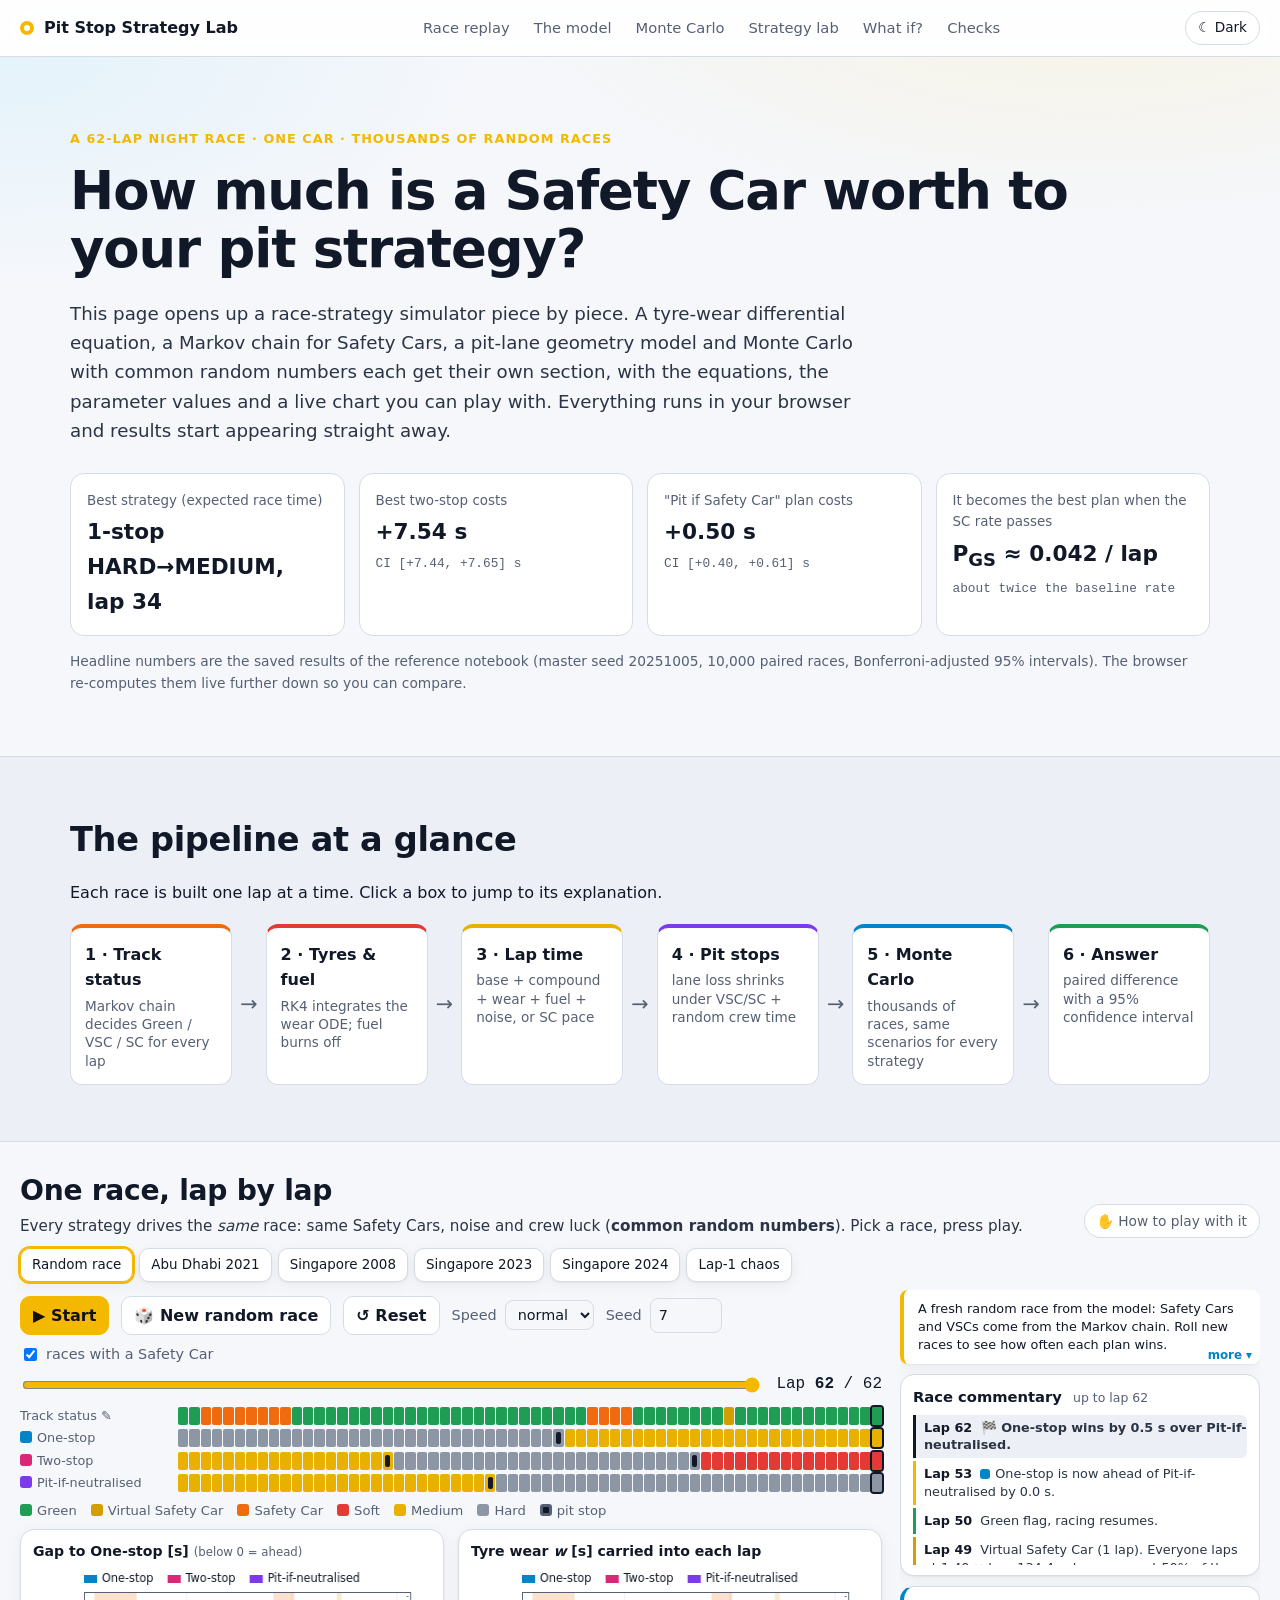
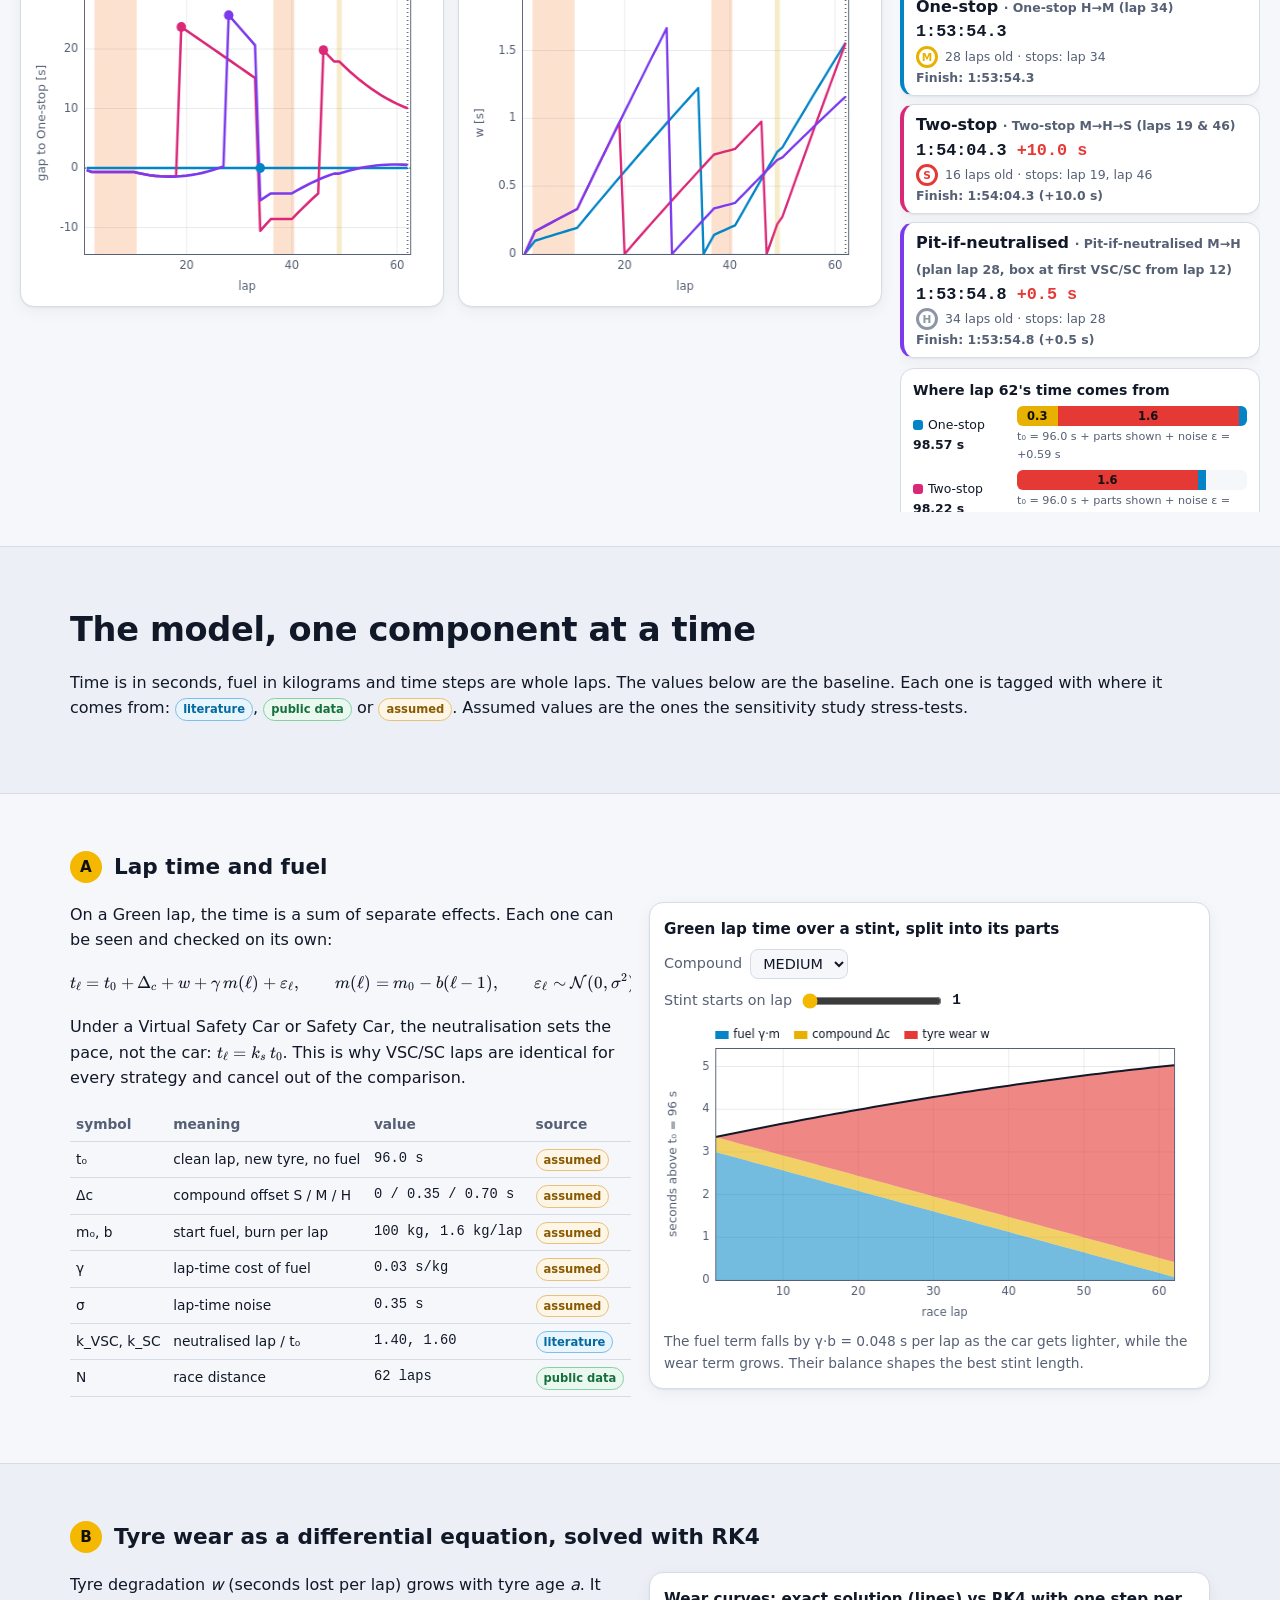
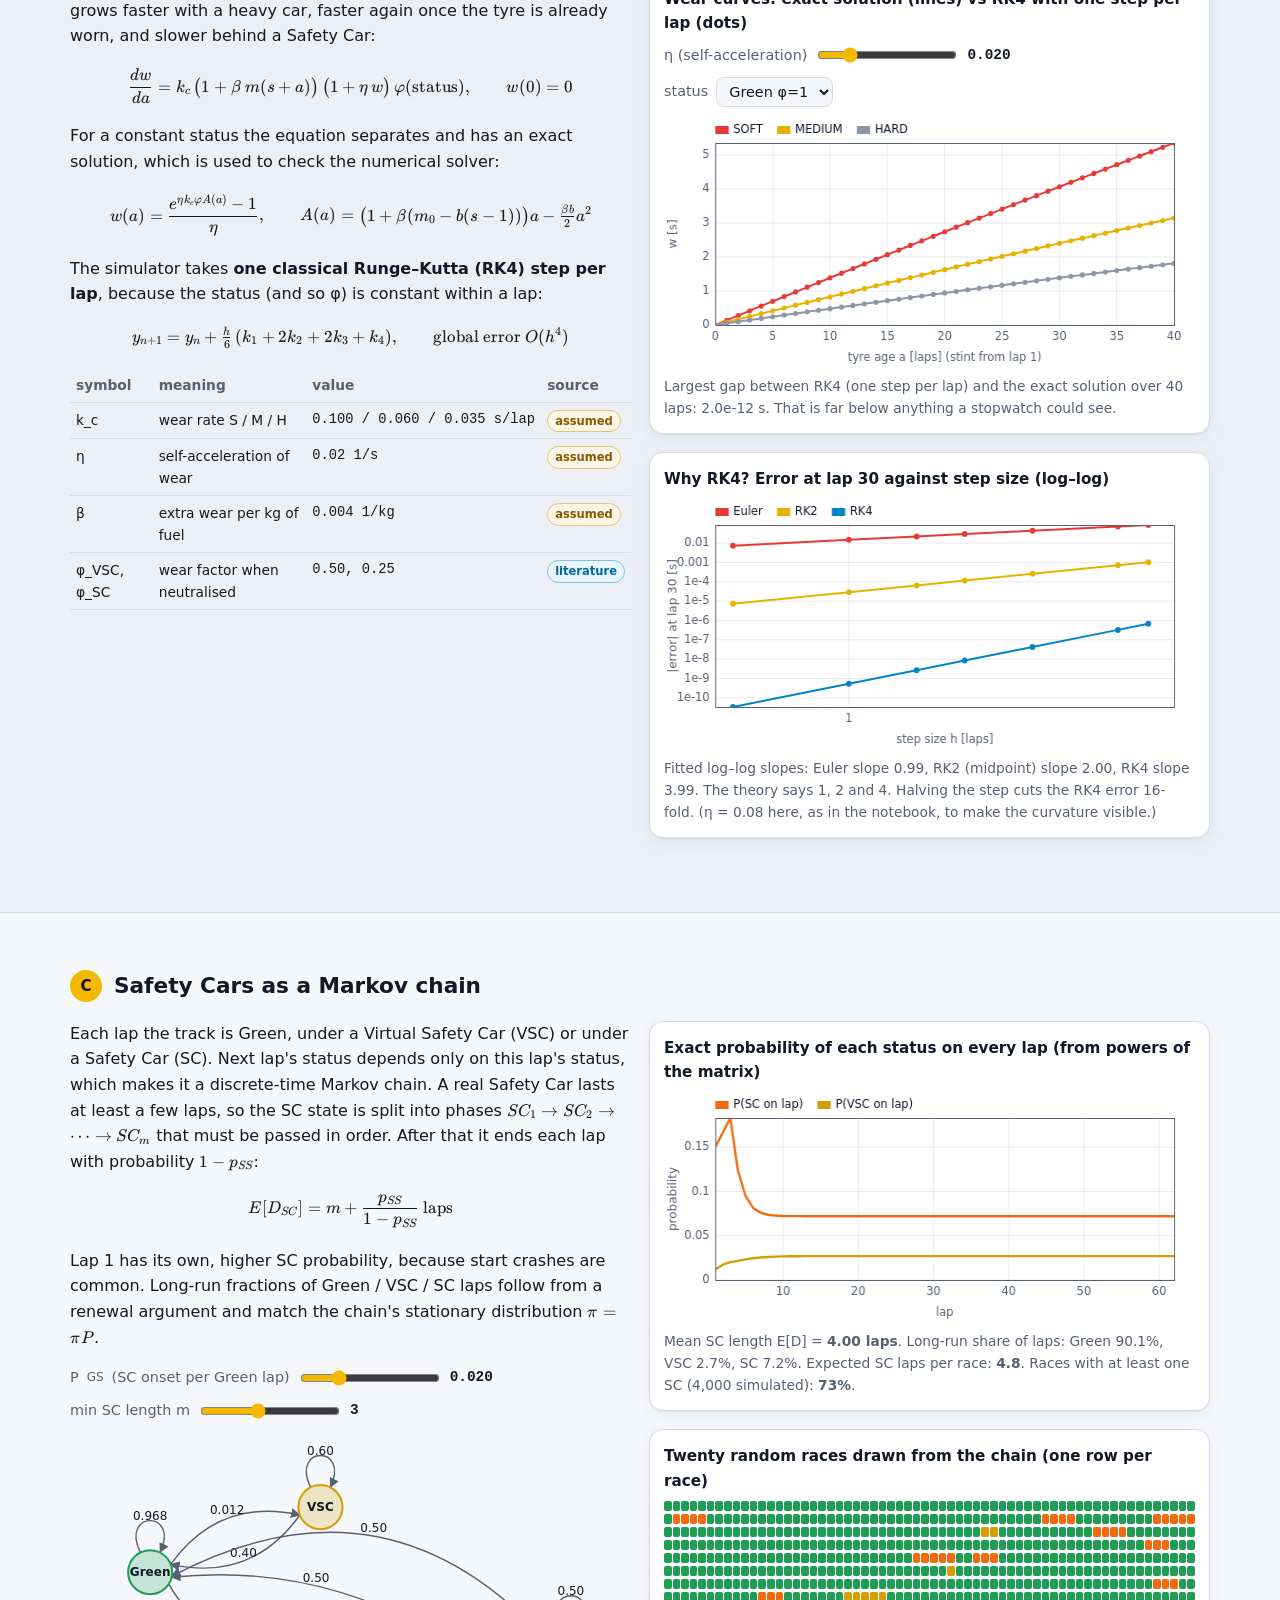
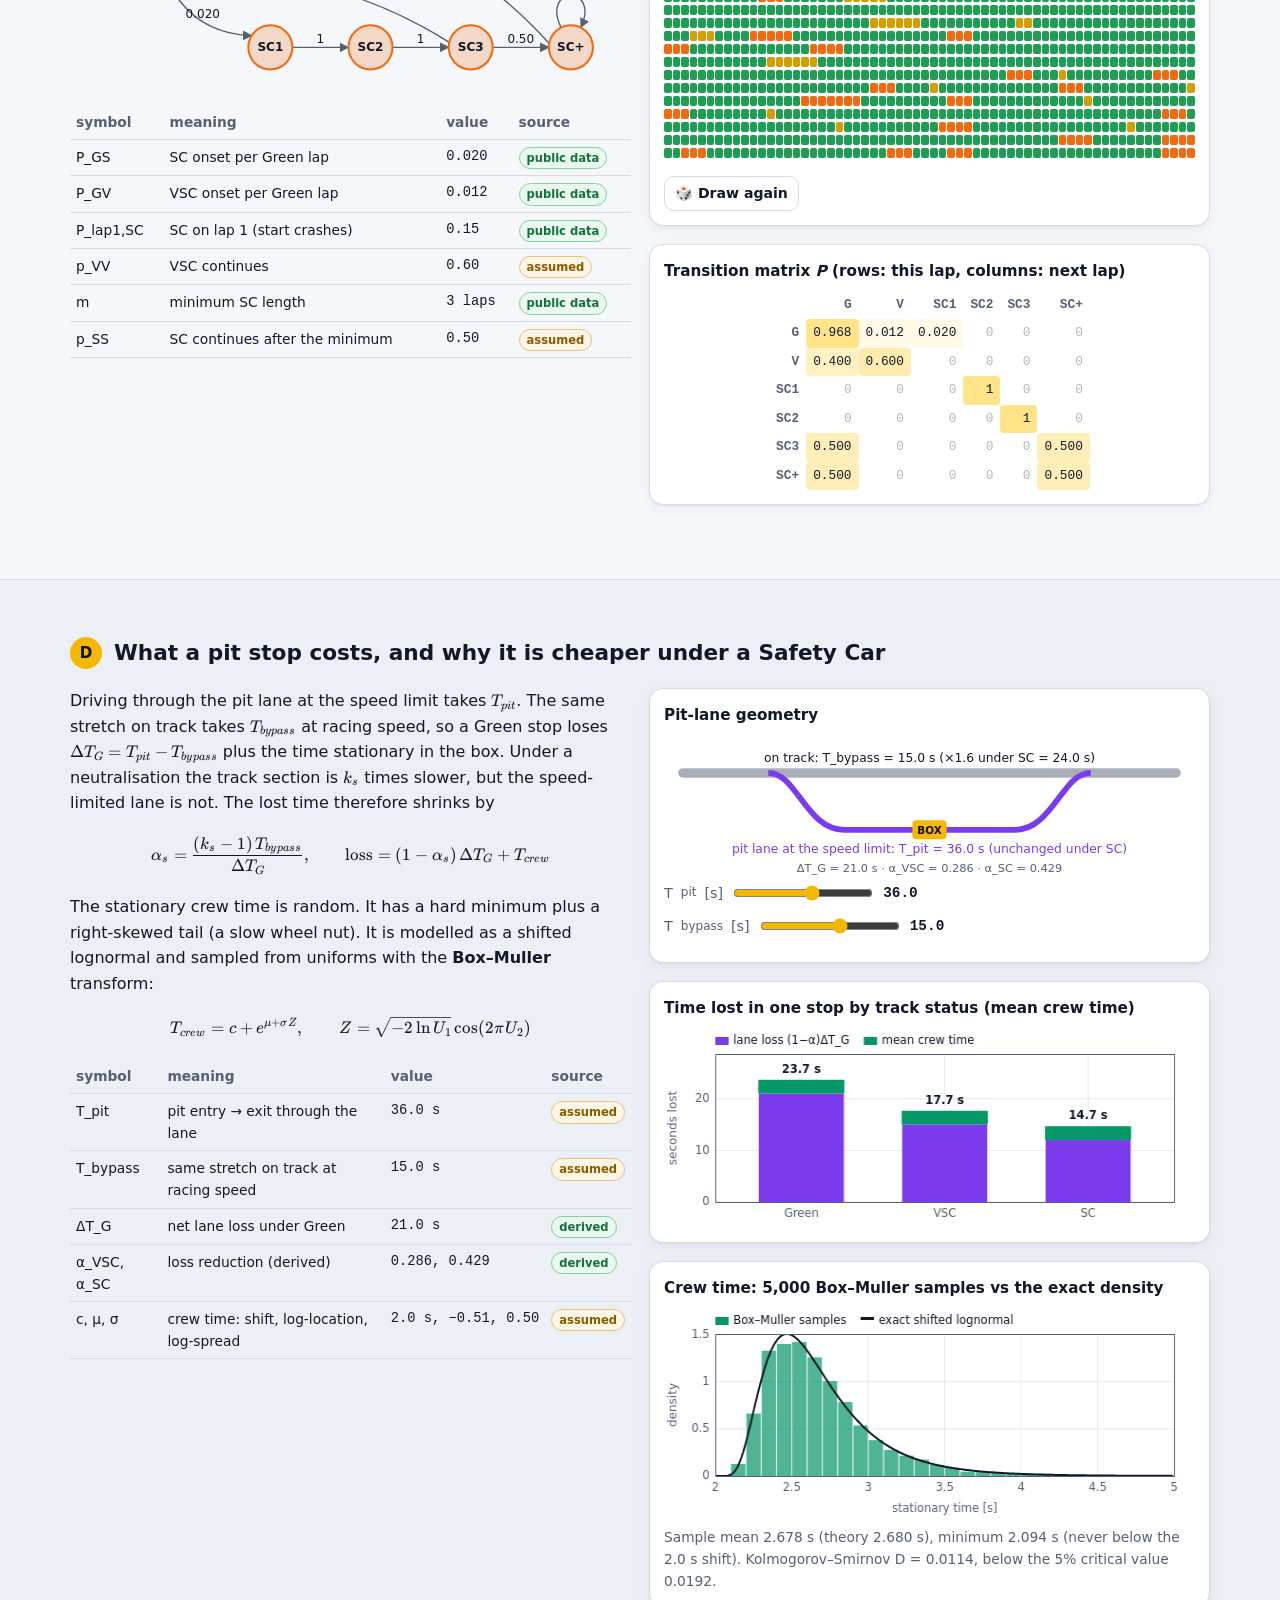
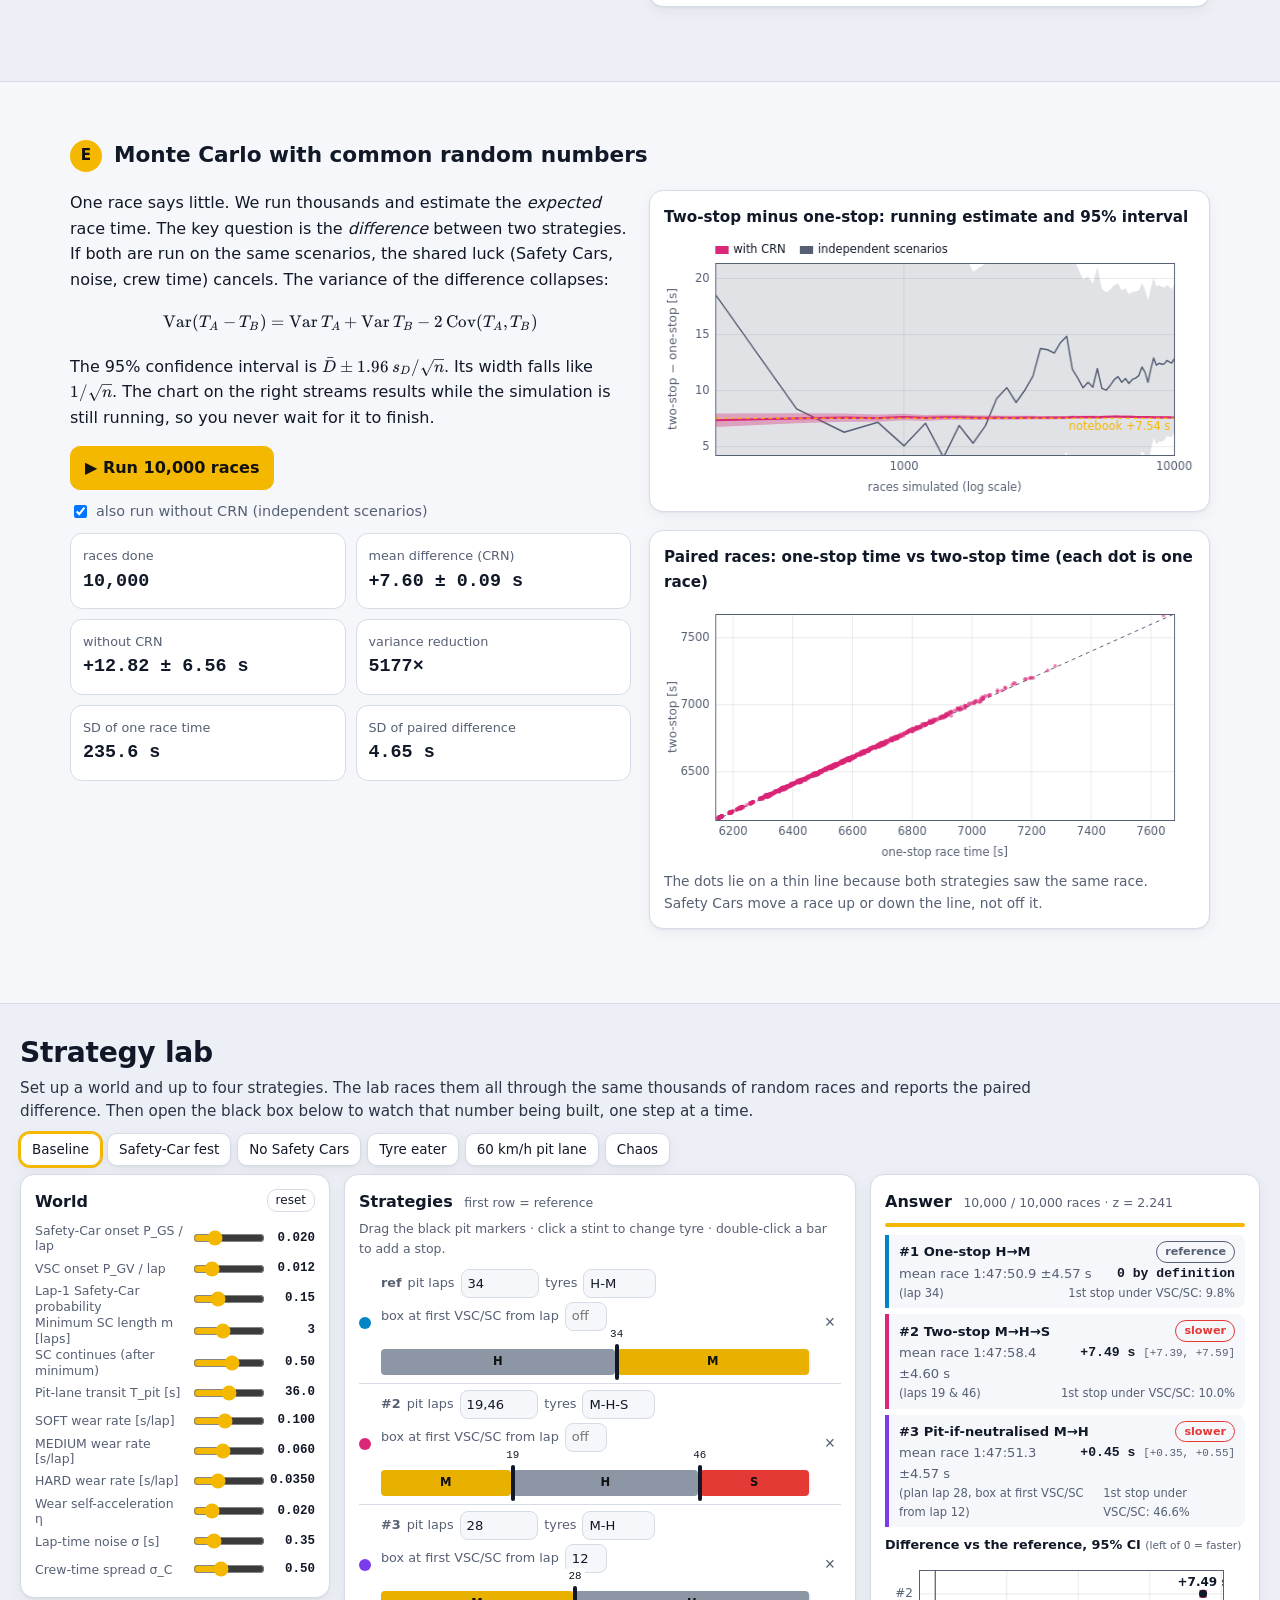
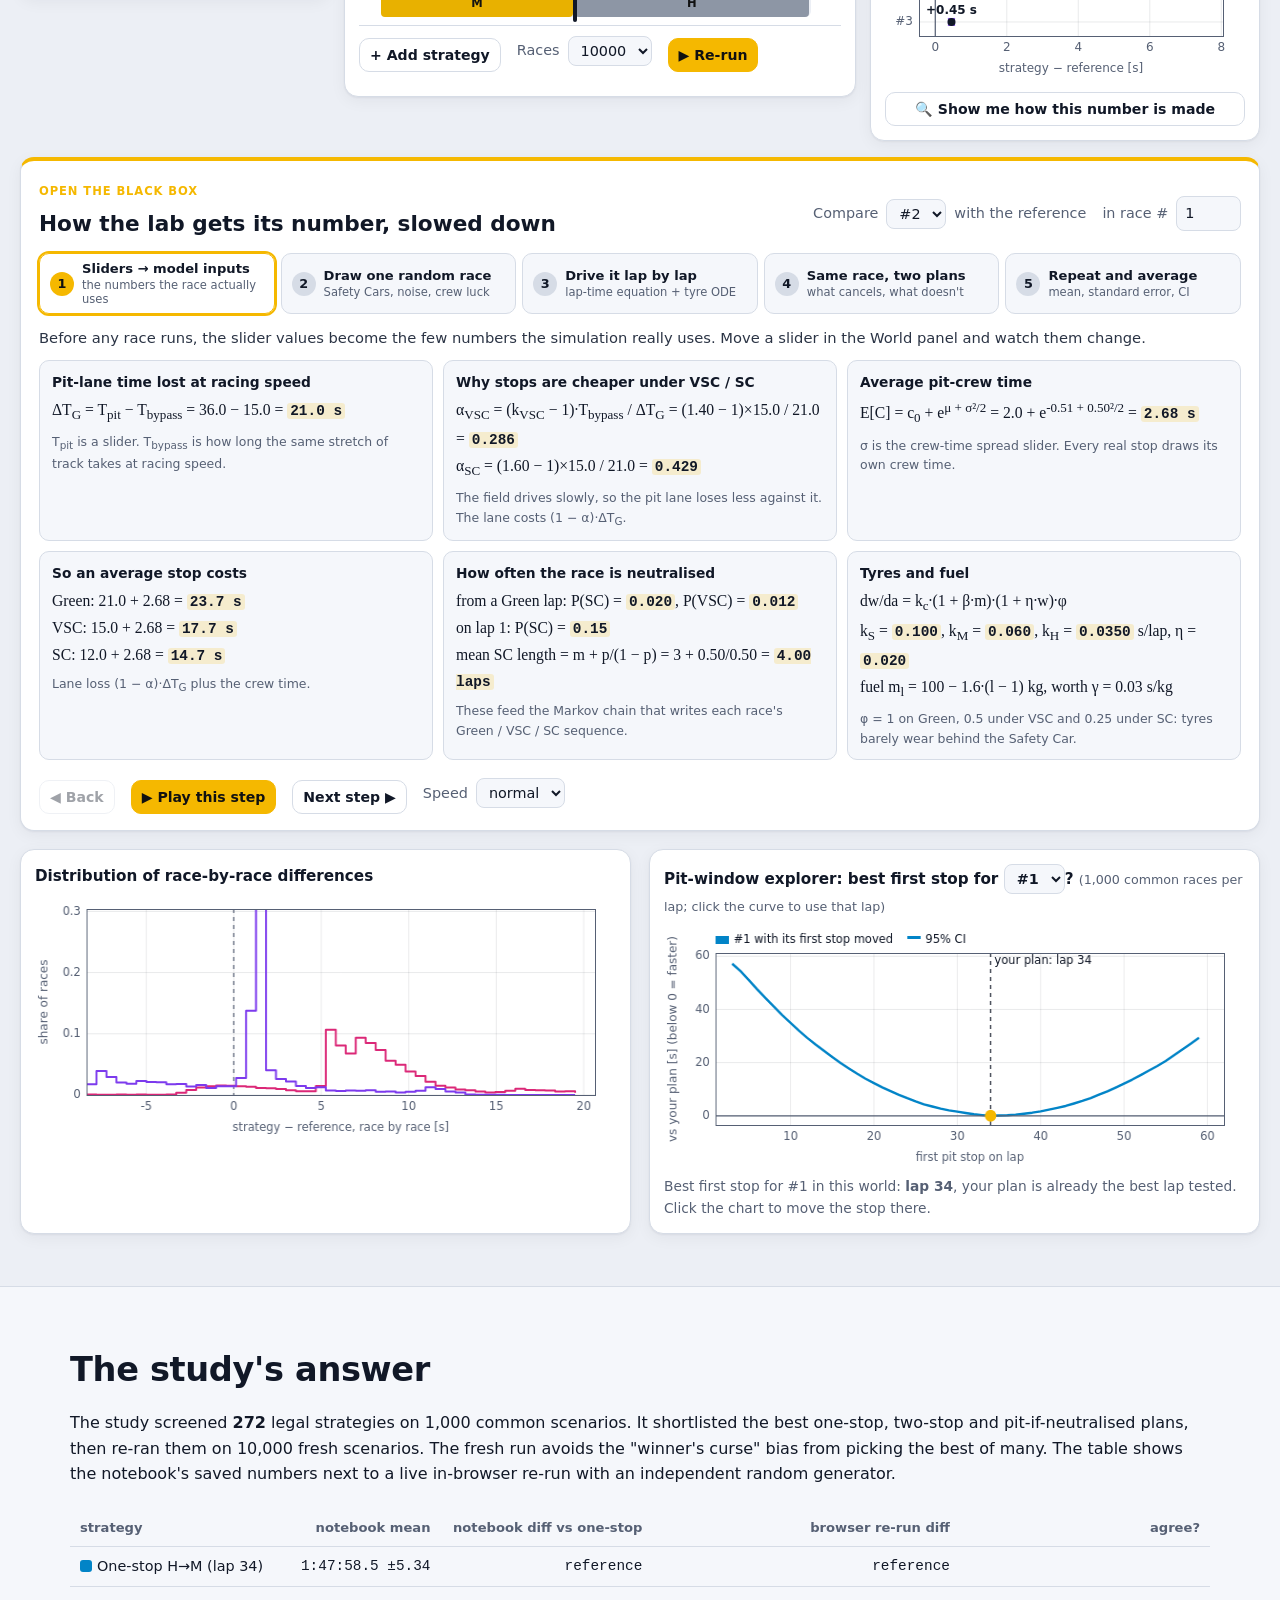
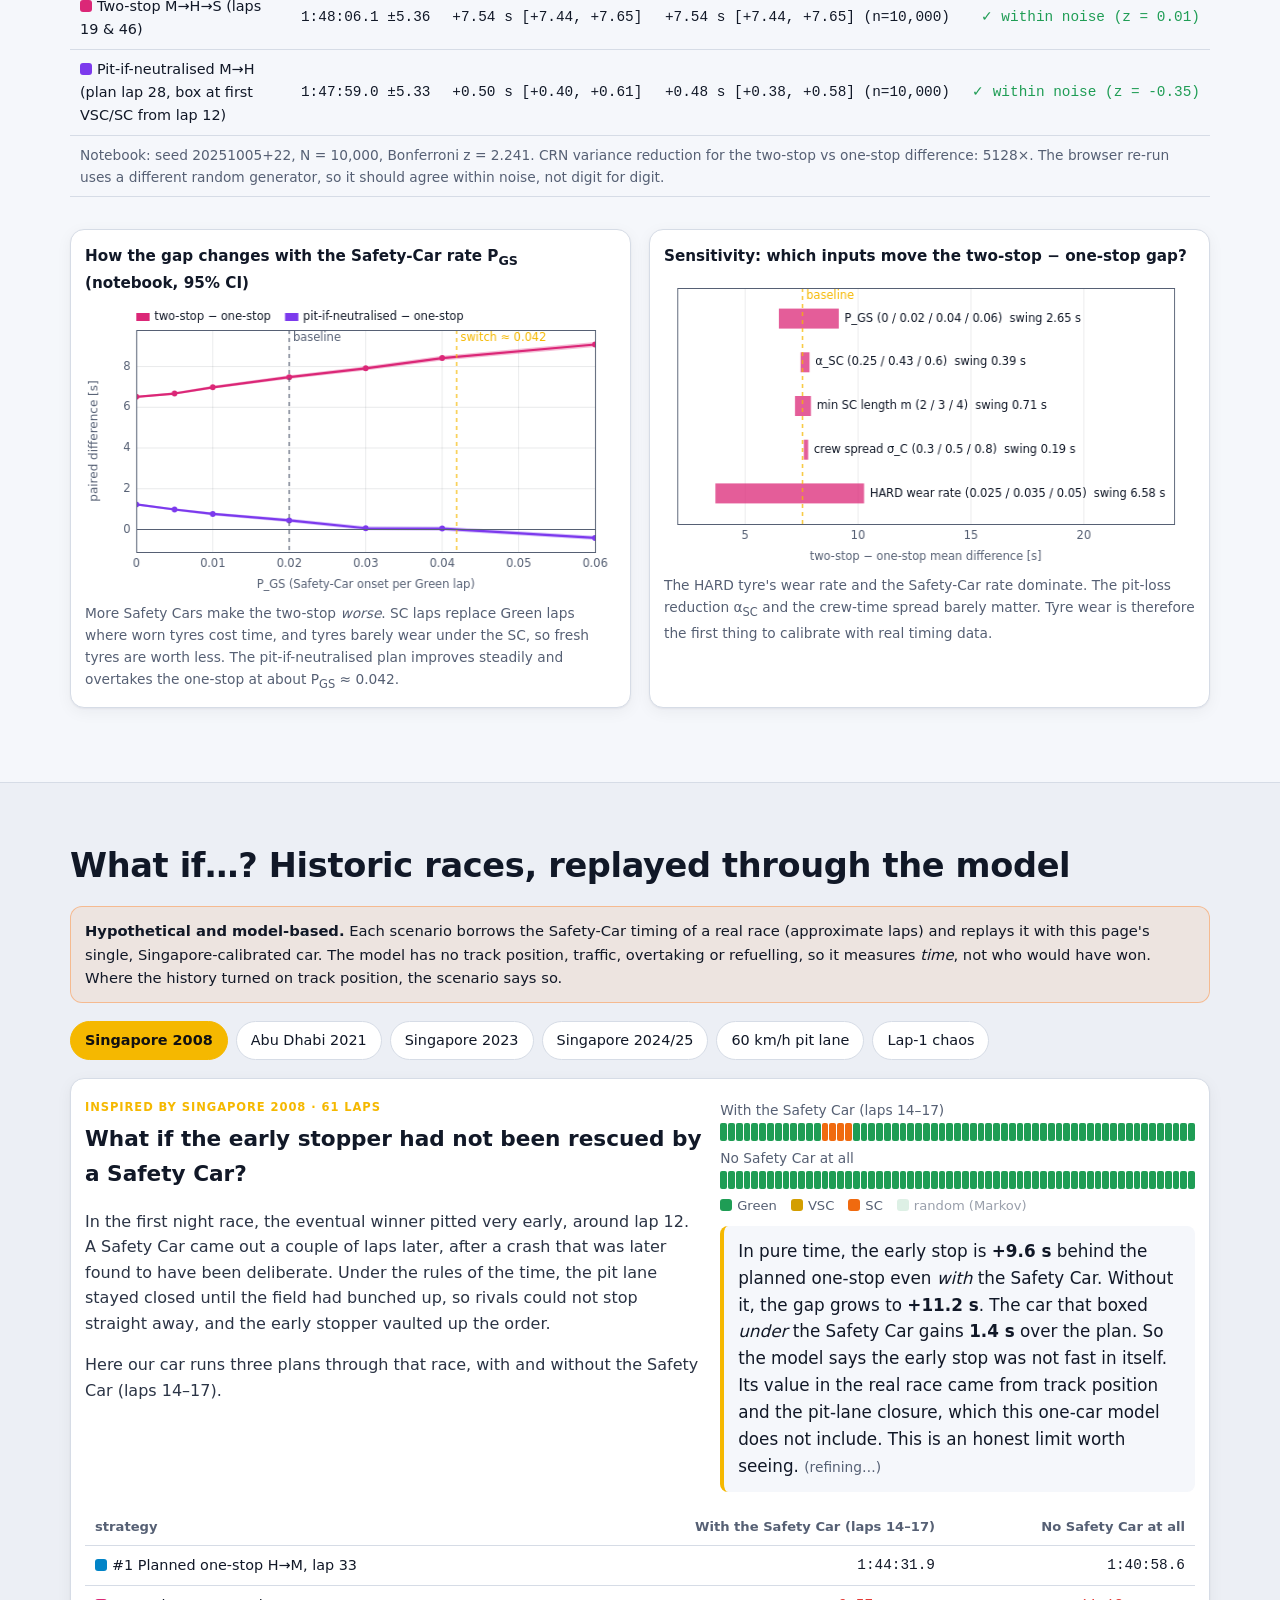
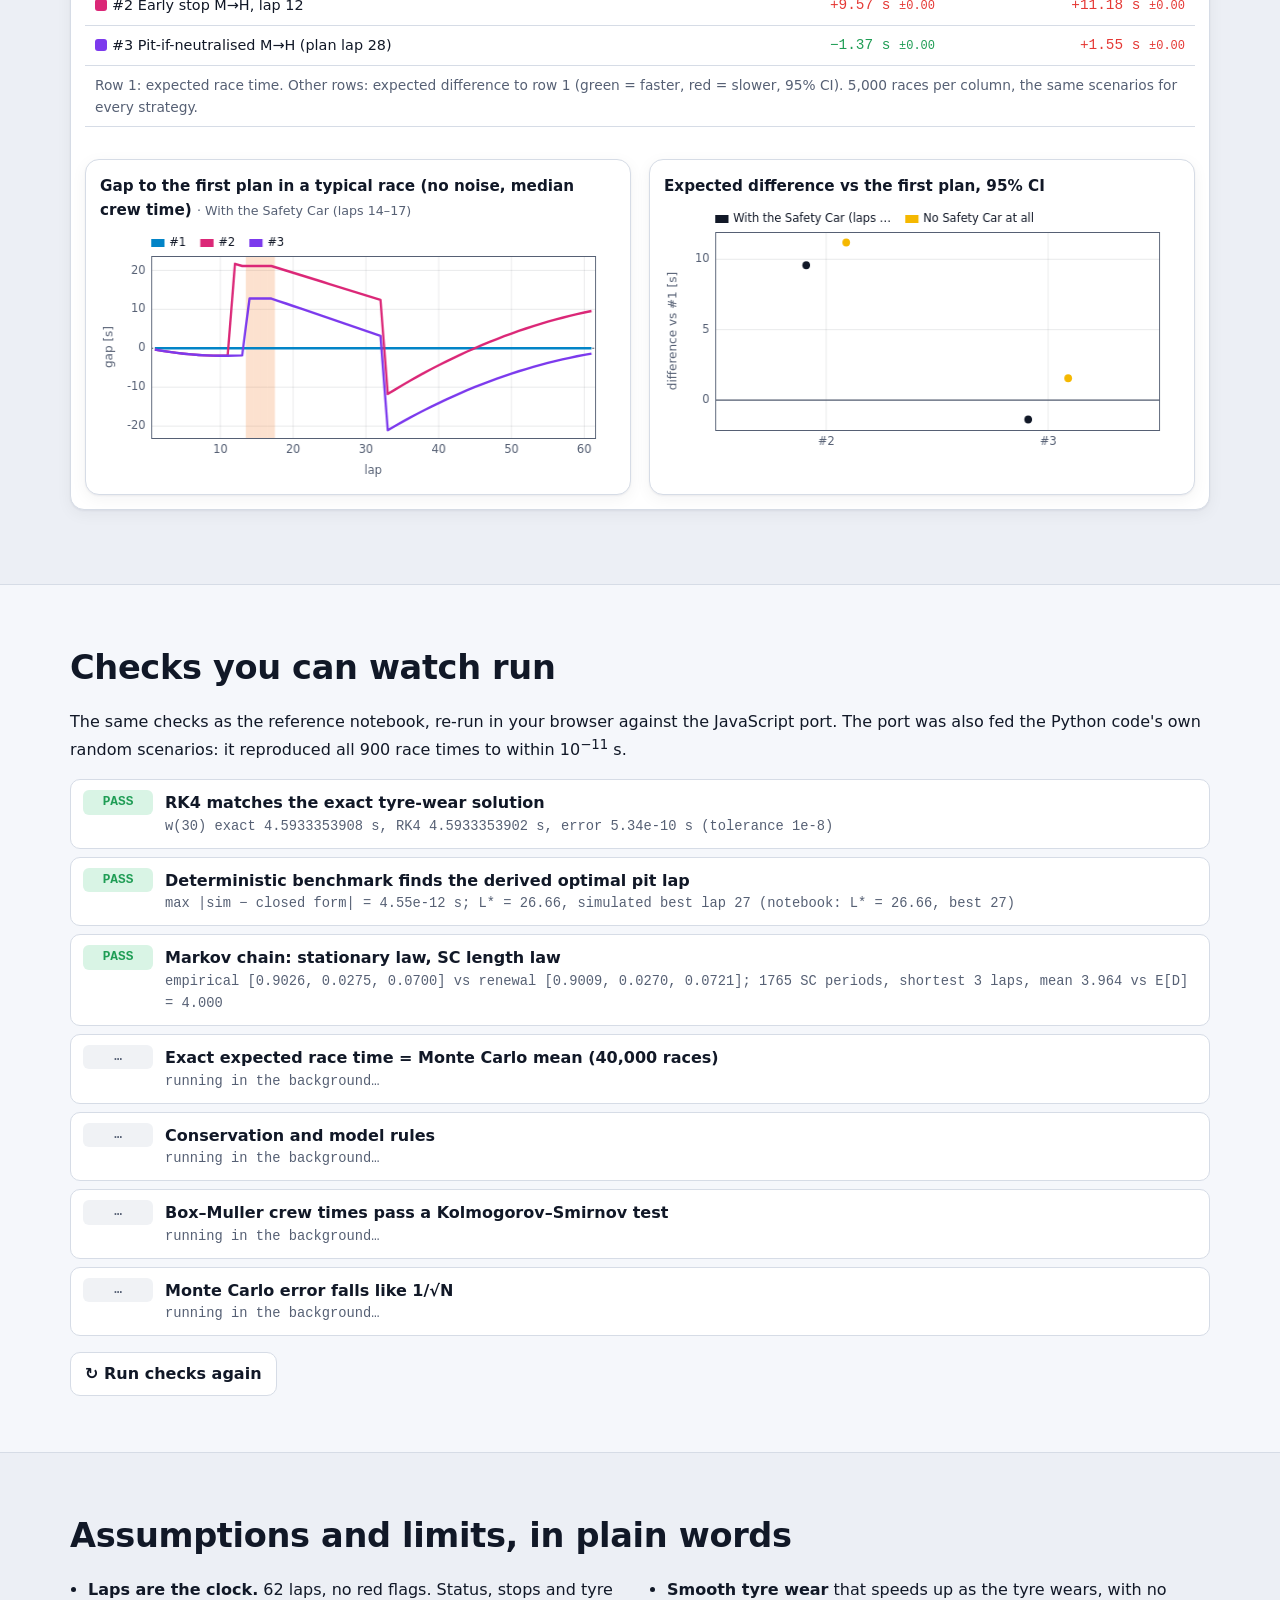
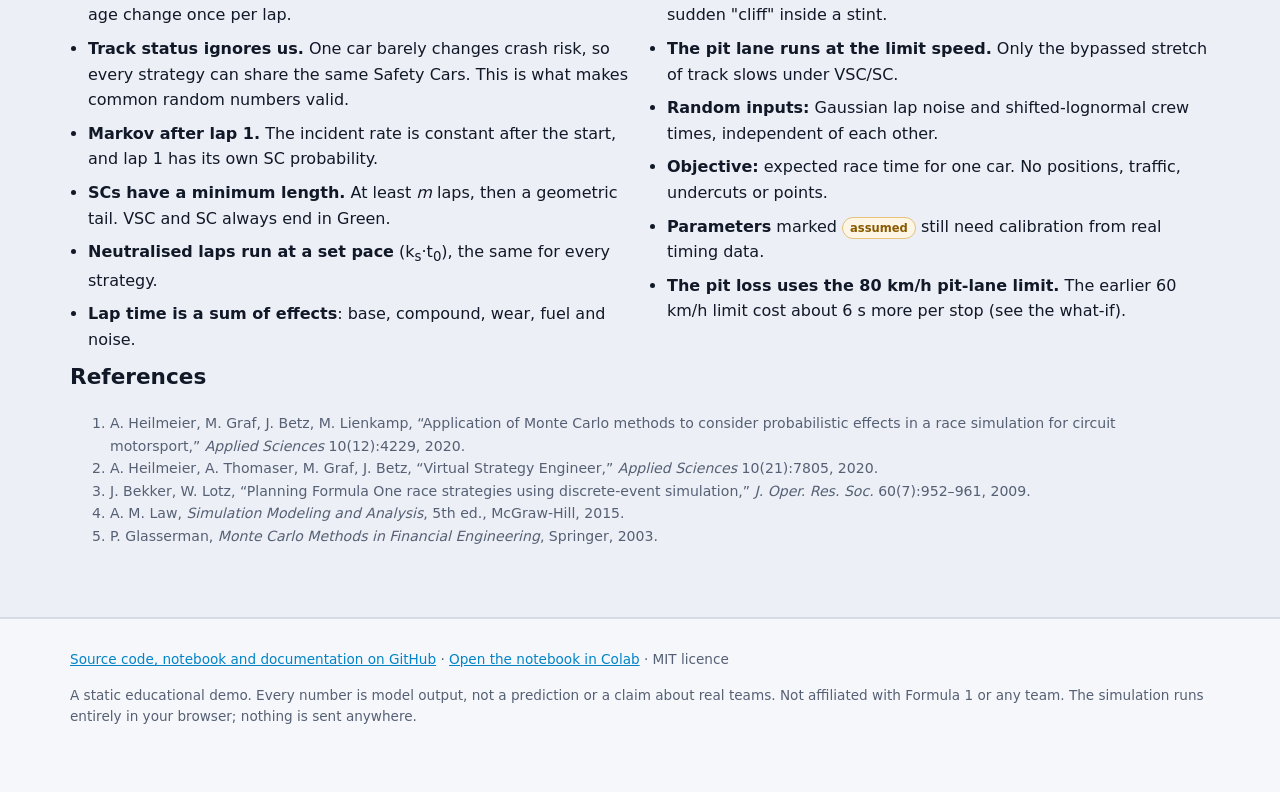
<file: docs/index.html>
<!doctype html>
<html lang="en">
<head>
<meta charset="utf-8">
<meta name="viewport" content="width=device-width, initial-scale=1">
<title>Pit Stop Strategy Lab</title>
<meta name="description" content="An interactive, transparent walk-through of a Monte Carlo pit-stop strategy simulator: tyre-wear ODE, Safety-Car Markov chain, pit-loss geometry and common random numbers.">
<script>try{if(localStorage.getItem("psl-theme")==="dark")document.documentElement.setAttribute("data-theme","dark")}catch(e){}</script>
<link rel="stylesheet" href="vendor/katex/katex.min.css">
<link rel="stylesheet" href="css/style.css">
<link rel="icon" href="data:image/svg+xml,%3Csvg xmlns='http://www.w3.org/2000/svg' viewBox='0 0 32 32'%3E%3Ccircle cx='16' cy='16' r='13' fill='none' stroke='%23ffd23f' stroke-width='5'/%3E%3Ccircle cx='16' cy='16' r='5' fill='%23ffd23f'/%3E%3C/svg%3E">
</head>
<body>
<header class="topbar">
  <a class="brand" href="#top"><span class="brand-dot"></span>Pit Stop Strategy Lab</a>
  <nav>
    <a href="#replay">Race replay</a>
    <a href="#model">The model</a>
    <a href="#montecarlo">Monte Carlo</a>
    <a href="#lab">Strategy lab</a>
    <a href="#whatif">What if?</a>
    <a href="#verify">Checks</a>
  </nav>
  <div class="topbar-right"><button id="theme-btn" class="theme-btn" type="button" aria-label="Switch colour theme">☾ Dark</button></div>
</header>
<main id="top">
<!-- ============================================================ HERO -->
<section class="hero">
  <div class="wrap">
    <p class="eyebrow">A 62-lap night race · one car · thousands of random races</p>
    <h1>How much is a Safety Car worth to your pit strategy?</h1>
    <p class="lede">This page opens up a race-strategy simulator piece by piece. A tyre-wear differential equation, a Markov chain for Safety Cars, a pit-lane geometry model and Monte Carlo with common random numbers each get their own section, with the equations, the parameter values and a live chart you can play with. Everything runs in your browser and results start appearing straight away.</p>
    <div class="kpis" id="kpis">
      <div class="kpi"><span class="kpi-label">Best strategy (expected race time)</span><span class="kpi-value" id="kpi-best">1-stop HARD→MEDIUM, lap 34</span></div>
      <div class="kpi"><span class="kpi-label">Best two-stop costs</span><span class="kpi-value"><span id="kpi-two">+7.54 s</span></span><span class="kpi-ci" id="kpi-two-ci"></span></div>
      <div class="kpi"><span class="kpi-label">"Pit if Safety Car" plan costs</span><span class="kpi-value" id="kpi-react">+0.50 s</span><span class="kpi-ci" id="kpi-react-ci"></span></div>
      <div class="kpi"><span class="kpi-label">It becomes the best plan when the SC rate passes</span><span class="kpi-value" id="kpi-switch">P<sub>GS</sub> ≈ 0.042 / lap</span><span class="kpi-ci">about twice the baseline rate</span></div>
    </div>
    <p class="note">Headline numbers are the saved results of the reference notebook (master seed 20251005, 10,000 paired races, Bonferroni-adjusted 95% intervals). The browser re-computes them live further down so you can compare.</p>
  </div>
</section>
<!-- ============================================================ PIPELINE -->
<section id="pipeline" class="band">
  <div class="wrap">
    <h2>The pipeline at a glance</h2>
    <p>Each race is built one lap at a time. Click a box to jump to its explanation.</p>
    <div class="pipeline">
      <a class="pipe-box st" href="#markov"><b>1 · Track status</b><span>Markov chain decides Green / VSC / SC for every lap</span></a>
      <span class="pipe-arrow">→</span>
      <a class="pipe-box ty" href="#tyres"><b>2 · Tyres &amp; fuel</b><span>RK4 integrates the wear ODE; fuel burns off</span></a>
      <span class="pipe-arrow">→</span>
      <a class="pipe-box lt" href="#laptime"><b>3 · Lap time</b><span>base + compound + wear + fuel + noise, or SC pace</span></a>
      <span class="pipe-arrow">→</span>
      <a class="pipe-box pl" href="#pitloss"><b>4 · Pit stops</b><span>lane loss shrinks under VSC/SC + random crew time</span></a>
      <span class="pipe-arrow">→</span>
      <a class="pipe-box mc" href="#montecarlo"><b>5 · Monte Carlo</b><span>thousands of races, same scenarios for every strategy</span></a>
      <span class="pipe-arrow">→</span>
      <a class="pipe-box an" href="#lab"><b>6 · Answer</b><span>paired difference with a 95% confidence interval</span></a>
    </div>
  </div>
</section>
<!-- ============================================================ REPLAY -->
<section id="replay" class="board">
  <div class="wrap wide">
    <div class="board-head">
      <div>
        <h2>One race, lap by lap</h2>
        <p class="board-lede">Every strategy drives the <em>same</em> race: same Safety Cars, noise and crew luck (<b>common random numbers</b>). Pick a race, press play.</p>
      </div>
      <details class="howto"><summary>✋ How to play with it</summary>
        <ul>
          <li>Click a lap on the <b>Track status</b> row to paint a VSC or Safety Car (click again: Green → VSC → SC).</li>
          <li>Click a lap on a <b>strategy row</b> to move its nearest pit stop there.</li>
          <li>Hover over either chart to scrub through the race.</li>
        </ul>
      </details>
    </div>
    <div class="presets compact" id="rp-presets"></div>
    <div class="rp-grid">
      <div class="rp-main">
        <div class="controls rp-controls">
          <button id="rp-play" class="btn primary">▶ Start</button>
          <button id="rp-new" class="btn">🎲 New random race</button>
          <button id="rp-reset" class="btn">↺ Reset</button>
          <label class="ctl">Speed <select id="rp-speed"><option value="140">fast</option><option value="320" selected>normal</option><option value="700">slow</option></select></label>
          <label class="ctl">Seed <input id="rp-seed" type="number" value="7" min="0" step="1" style="width:5em"></label>
          <label class="ctl chk" id="rp-findsc-wrap"><input id="rp-findsc" type="checkbox" checked> races with a Safety Car</label>
        </div>
        <div class="lapline">
          <input id="rp-lap" type="range" min="1" max="62" value="62" aria-label="lap">
          <span class="lapread">Lap <b id="rp-lapn">62</b> / <span id="rp-nlaps">62</span></span>
        </div>
        <div class="statusstrip" id="rp-strip" aria-label="track status per lap"></div>
        <div class="legend-inline">
          <span><i class="sw g"></i>Green</span><span><i class="sw v"></i>Virtual Safety Car</span><span><i class="sw s"></i>Safety Car</span>
          <span><i class="sw" style="background:var(--soft)"></i>Soft</span><span><i class="sw" style="background:var(--medium)"></i>Medium</span><span><i class="sw" style="background:var(--hard)"></i>Hard</span>
          <span><i class="sw pit"></i>pit stop</span>
        </div>
        <div class="grid2 rp-charts">
          <figure class="card">
            <figcaption>Gap to <span id="rp-refname">the first strategy</span> [s] <small>(below 0 = ahead)</small></figcaption>
            <canvas id="rp-gap" class="scrub fit" data-h="260"></canvas>
          </figure>
          <figure class="card">
            <figcaption>Tyre wear <i>w</i> [s] carried into each lap</figcaption>
            <canvas id="rp-wear" class="scrub fit" data-h="260"></canvas>
          </figure>
        </div>
      </div>
      <aside class="rp-side">
        <div class="story-box" id="rp-story" title="click to expand"></div>
        <div class="card commentary">
          <h4>Race commentary <small>up to lap <span id="rp-lapn3">62</span></small></h4>
          <ol id="rp-comm"></ol>
        </div>
        <div id="rp-cards" class="rp-cards"></div>
        <figure class="card rp-bdcard">
          <figcaption>Where lap <b id="rp-lapn2">62</b>'s time comes from</figcaption>
          <div id="rp-breakdown" class="breakdown"></div>
        </figure>
      </aside>
    </div>
  </div>
</section>
<!-- ============================================================ MODEL -->
<section id="model" class="band">
  <div class="wrap">
    <h2>The model, one component at a time</h2>
    <p>Time is in seconds, fuel in kilograms and time steps are whole laps. The values below are the baseline. Each one is tagged with where it comes from: <span class="tag lit">literature</span>, <span class="tag pub">public data</span> or <span class="tag ass">assumed</span>. Assumed values are the ones the sensitivity study stress-tests.</p>
  </div>
</section>
<!-- ---------------------------------------------------- lap time -->
<section id="laptime">
  <div class="wrap">
    <h3><span class="num">A</span> Lap time and fuel</h3>
    <div class="grid2 text-first">
      <div>
        <p>On a Green lap, the time is a sum of separate effects. Each one can be seen and checked on its own:</p>
        <span class="katex-display"><span class="katex"><span class="katex-html" aria-hidden="true"><span class="base"><span class="strut" style="height:0.7651em;vertical-align:-0.15em;"></span><span class="mord"><span class="mord mathnormal">t</span><span class="msupsub"><span class="vlist-t vlist-t2"><span class="vlist-r"><span class="vlist" style="height:0.3361em;"><span style="top:-2.55em;margin-left:0em;margin-right:0.05em;"><span class="pstrut" style="height:2.7em;"></span><span class="sizing reset-size6 size3 mtight"><span class="mord mtight">ℓ</span></span></span></span><span class="vlist-s">​</span></span><span class="vlist-r"><span class="vlist" style="height:0.15em;"><span></span></span></span></span></span></span><span class="mspace" style="margin-right:0.2778em;"></span><span class="mrel">=</span><span class="mspace" style="margin-right:0.2778em;"></span></span><span class="base"><span class="strut" style="height:0.7651em;vertical-align:-0.15em;"></span><span class="mord"><span class="mord mathnormal">t</span><span class="msupsub"><span class="vlist-t vlist-t2"><span class="vlist-r"><span class="vlist" style="height:0.3011em;"><span style="top:-2.55em;margin-left:0em;margin-right:0.05em;"><span class="pstrut" style="height:2.7em;"></span><span class="sizing reset-size6 size3 mtight"><span class="mord mtight">0</span></span></span></span><span class="vlist-s">​</span></span><span class="vlist-r"><span class="vlist" style="height:0.15em;"><span></span></span></span></span></span></span><span class="mspace" style="margin-right:0.2222em;"></span><span class="mbin">+</span><span class="mspace" style="margin-right:0.2222em;"></span></span><span class="base"><span class="strut" style="height:0.8333em;vertical-align:-0.15em;"></span><span class="mord"><span class="mord">Δ</span><span class="msupsub"><span class="vlist-t vlist-t2"><span class="vlist-r"><span class="vlist" style="height:0.1514em;"><span style="top:-2.55em;margin-left:0em;margin-right:0.05em;"><span class="pstrut" style="height:2.7em;"></span><span class="sizing reset-size6 size3 mtight"><span class="mord mathnormal mtight">c</span></span></span></span><span class="vlist-s">​</span></span><span class="vlist-r"><span class="vlist" style="height:0.15em;"><span></span></span></span></span></span></span><span class="mspace" style="margin-right:0.2222em;"></span><span class="mbin">+</span><span class="mspace" style="margin-right:0.2222em;"></span></span><span class="base"><span class="strut" style="height:0.6667em;vertical-align:-0.0833em;"></span><span class="mord mathnormal" style="margin-right:0.02691em;">w</span><span class="mspace" style="margin-right:0.2222em;"></span><span class="mbin">+</span><span class="mspace" style="margin-right:0.2222em;"></span></span><span class="base"><span class="strut" style="height:1em;vertical-align:-0.25em;"></span><span class="mord mathnormal" style="margin-right:0.05556em;">γ</span><span class="mspace" style="margin-right:0.1667em;"></span><span class="mord mathnormal">m</span><span class="mopen">(</span><span class="mord">ℓ</span><span class="mclose">)</span><span class="mspace" style="margin-right:0.2222em;"></span><span class="mbin">+</span><span class="mspace" style="margin-right:0.2222em;"></span></span><span class="base"><span class="strut" style="height:1em;vertical-align:-0.25em;"></span><span class="mord"><span class="mord mathnormal">ε</span><span class="msupsub"><span class="vlist-t vlist-t2"><span class="vlist-r"><span class="vlist" style="height:0.3361em;"><span style="top:-2.55em;margin-left:0em;margin-right:0.05em;"><span class="pstrut" style="height:2.7em;"></span><span class="sizing reset-size6 size3 mtight"><span class="mord mtight">ℓ</span></span></span></span><span class="vlist-s">​</span></span><span class="vlist-r"><span class="vlist" style="height:0.15em;"><span></span></span></span></span></span></span><span class="mpunct">,</span><span class="mspace" style="margin-right:2em;"></span><span class="mspace" style="margin-right:0.1667em;"></span><span class="mord mathnormal">m</span><span class="mopen">(</span><span class="mord">ℓ</span><span class="mclose">)</span><span class="mspace" style="margin-right:0.2778em;"></span><span class="mrel">=</span><span class="mspace" style="margin-right:0.2778em;"></span></span><span class="base"><span class="strut" style="height:0.7333em;vertical-align:-0.15em;"></span><span class="mord"><span class="mord mathnormal">m</span><span class="msupsub"><span class="vlist-t vlist-t2"><span class="vlist-r"><span class="vlist" style="height:0.3011em;"><span style="top:-2.55em;margin-left:0em;margin-right:0.05em;"><span class="pstrut" style="height:2.7em;"></span><span class="sizing reset-size6 size3 mtight"><span class="mord mtight">0</span></span></span></span><span class="vlist-s">​</span></span><span class="vlist-r"><span class="vlist" style="height:0.15em;"><span></span></span></span></span></span></span><span class="mspace" style="margin-right:0.2222em;"></span><span class="mbin">−</span><span class="mspace" style="margin-right:0.2222em;"></span></span><span class="base"><span class="strut" style="height:1em;vertical-align:-0.25em;"></span><span class="mord mathnormal">b</span><span class="mopen">(</span><span class="mord">ℓ</span><span class="mspace" style="margin-right:0.2222em;"></span><span class="mbin">−</span><span class="mspace" style="margin-right:0.2222em;"></span></span><span class="base"><span class="strut" style="height:1em;vertical-align:-0.25em;"></span><span class="mord">1</span><span class="mclose">)</span><span class="mpunct">,</span><span class="mspace" style="margin-right:2em;"></span><span class="mspace" style="margin-right:0.1667em;"></span><span class="mord"><span class="mord mathnormal">ε</span><span class="msupsub"><span class="vlist-t vlist-t2"><span class="vlist-r"><span class="vlist" style="height:0.3361em;"><span style="top:-2.55em;margin-left:0em;margin-right:0.05em;"><span class="pstrut" style="height:2.7em;"></span><span class="sizing reset-size6 size3 mtight"><span class="mord mtight">ℓ</span></span></span></span><span class="vlist-s">​</span></span><span class="vlist-r"><span class="vlist" style="height:0.15em;"><span></span></span></span></span></span></span><span class="mspace" style="margin-right:0.2778em;"></span><span class="mrel">∼</span><span class="mspace" style="margin-right:0.2778em;"></span></span><span class="base"><span class="strut" style="height:1.1141em;vertical-align:-0.25em;"></span><span class="mord mathcal" style="margin-right:0.14736em;">N</span><span class="mopen">(</span><span class="mord">0</span><span class="mpunct">,</span><span class="mspace" style="margin-right:0.1667em;"></span><span class="mord"><span class="mord mathnormal" style="margin-right:0.03588em;">σ</span><span class="msupsub"><span class="vlist-t"><span class="vlist-r"><span class="vlist" style="height:0.8641em;"><span style="top:-3.113em;margin-right:0.05em;"><span class="pstrut" style="height:2.7em;"></span><span class="sizing reset-size6 size3 mtight"><span class="mord mtight">2</span></span></span></span></span></span></span></span><span class="mclose">)</span></span></span></span></span>
        <p>Under a Virtual Safety Car or Safety Car, the neutralisation sets the pace, not the car: <span class="katex"><span class="katex-html" aria-hidden="true"><span class="base"><span class="strut" style="height:0.7651em;vertical-align:-0.15em;"></span><span class="mord"><span class="mord mathnormal">t</span><span class="msupsub"><span class="vlist-t vlist-t2"><span class="vlist-r"><span class="vlist" style="height:0.3361em;"><span style="top:-2.55em;margin-left:0em;margin-right:0.05em;"><span class="pstrut" style="height:2.7em;"></span><span class="sizing reset-size6 size3 mtight"><span class="mord mtight">ℓ</span></span></span></span><span class="vlist-s">​</span></span><span class="vlist-r"><span class="vlist" style="height:0.15em;"><span></span></span></span></span></span></span><span class="mspace" style="margin-right:0.2778em;"></span><span class="mrel">=</span><span class="mspace" style="margin-right:0.2778em;"></span></span><span class="base"><span class="strut" style="height:0.8444em;vertical-align:-0.15em;"></span><span class="mord"><span class="mord mathnormal" style="margin-right:0.03148em;">k</span><span class="msupsub"><span class="vlist-t vlist-t2"><span class="vlist-r"><span class="vlist" style="height:0.1514em;"><span style="top:-2.55em;margin-left:-0.0315em;margin-right:0.05em;"><span class="pstrut" style="height:2.7em;"></span><span class="sizing reset-size6 size3 mtight"><span class="mord mathnormal mtight">s</span></span></span></span><span class="vlist-s">​</span></span><span class="vlist-r"><span class="vlist" style="height:0.15em;"><span></span></span></span></span></span></span><span class="mspace" style="margin-right:0.1667em;"></span><span class="mord"><span class="mord mathnormal">t</span><span class="msupsub"><span class="vlist-t vlist-t2"><span class="vlist-r"><span class="vlist" style="height:0.3011em;"><span style="top:-2.55em;margin-left:0em;margin-right:0.05em;"><span class="pstrut" style="height:2.7em;"></span><span class="sizing reset-size6 size3 mtight"><span class="mord mtight">0</span></span></span></span><span class="vlist-s">​</span></span><span class="vlist-r"><span class="vlist" style="height:0.15em;"><span></span></span></span></span></span></span></span></span></span>. This is why VSC/SC laps are identical for every strategy and cancel out of the comparison.</p>
        <table class="ptable" id="pt-lap"></table>
      </div>
      <figure class="card">
        <figcaption>Green lap time over a stint, split into its parts</figcaption>
        <div class="controls tight">
          <label class="ctl">Compound <select id="lt-comp"><option>SOFT</option><option selected>MEDIUM</option><option>HARD</option></select></label>
          <label class="ctl">Stint starts on lap <input id="lt-start" type="range" min="1" max="40" value="1"><b id="lt-start-v">1</b></label>
        </div>
        <canvas id="lt-chart" data-h="300"></canvas>
        <p class="small">The fuel term falls by γ·b = 0.048 s per lap as the car gets lighter, while the wear term grows. Their balance shapes the best stint length.</p>
      </figure>
    </div>
  </div>
</section>
<!-- ---------------------------------------------------- tyres -->
<section id="tyres" class="band">
  <div class="wrap">
    <h3><span class="num">B</span> Tyre wear as a differential equation, solved with RK4</h3>
    <div class="grid2 text-first">
      <div>
        <p>Tyre degradation <i>w</i> (seconds lost per lap) grows with tyre age <i>a</i>. It grows faster with a heavy car, faster again once the tyre is already worn, and slower behind a Safety Car:</p>
        <span class="katex-display"><span class="katex"><span class="katex-html" aria-hidden="true"><span class="base"><span class="strut" style="height:2.0574em;vertical-align:-0.686em;"></span><span class="mord"><span class="mopen nulldelimiter"></span><span class="mfrac"><span class="vlist-t vlist-t2"><span class="vlist-r"><span class="vlist" style="height:1.3714em;"><span style="top:-2.314em;"><span class="pstrut" style="height:3em;"></span><span class="mord"><span class="mord mathnormal">d</span><span class="mord mathnormal">a</span></span></span><span style="top:-3.23em;"><span class="pstrut" style="height:3em;"></span><span class="frac-line" style="border-bottom-width:0.04em;"></span></span><span style="top:-3.677em;"><span class="pstrut" style="height:3em;"></span><span class="mord"><span class="mord mathnormal">d</span><span class="mord mathnormal" style="margin-right:0.02691em;">w</span></span></span></span><span class="vlist-s">​</span></span><span class="vlist-r"><span class="vlist" style="height:0.686em;"><span></span></span></span></span></span><span class="mclose nulldelimiter"></span></span><span class="mspace" style="margin-right:0.2778em;"></span><span class="mrel">=</span><span class="mspace" style="margin-right:0.2778em;"></span></span><span class="base"><span class="strut" style="height:1.2em;vertical-align:-0.35em;"></span><span class="mord"><span class="mord mathnormal" style="margin-right:0.03148em;">k</span><span class="msupsub"><span class="vlist-t vlist-t2"><span class="vlist-r"><span class="vlist" style="height:0.1514em;"><span style="top:-2.55em;margin-left:-0.0315em;margin-right:0.05em;"><span class="pstrut" style="height:2.7em;"></span><span class="sizing reset-size6 size3 mtight"><span class="mord mathnormal mtight">c</span></span></span></span><span class="vlist-s">​</span></span><span class="vlist-r"><span class="vlist" style="height:0.15em;"><span></span></span></span></span></span></span><span class="mspace" style="margin-right:0.1667em;"></span><span class="mopen"><span class="delimsizing size1">(</span></span><span class="mord">1</span><span class="mspace" style="margin-right:0.2222em;"></span><span class="mbin">+</span><span class="mspace" style="margin-right:0.2222em;"></span></span><span class="base"><span class="strut" style="height:1em;vertical-align:-0.25em;"></span><span class="mord mathnormal" style="margin-right:0.05278em;">β</span><span class="mspace" style="margin-right:0.1667em;"></span><span class="mord mathnormal">m</span><span class="mopen">(</span><span class="mord mathnormal">s</span><span class="mspace" style="margin-right:0.2222em;"></span><span class="mbin">+</span><span class="mspace" style="margin-right:0.2222em;"></span></span><span class="base"><span class="strut" style="height:1.2em;vertical-align:-0.35em;"></span><span class="mord mathnormal">a</span><span class="mclose">)</span><span class="mclose"><span class="delimsizing size1">)</span></span><span class="mspace" style="margin-right:0.1667em;"></span><span class="mopen"><span class="delimsizing size1">(</span></span><span class="mord">1</span><span class="mspace" style="margin-right:0.2222em;"></span><span class="mbin">+</span><span class="mspace" style="margin-right:0.2222em;"></span></span><span class="base"><span class="strut" style="height:1.2em;vertical-align:-0.35em;"></span><span class="mord mathnormal" style="margin-right:0.03588em;">η</span><span class="mspace" style="margin-right:0.1667em;"></span><span class="mord mathnormal" style="margin-right:0.02691em;">w</span><span class="mclose"><span class="delimsizing size1">)</span></span><span class="mspace" style="margin-right:0.1667em;"></span><span class="mord mathnormal">φ</span><span class="mopen">(</span><span class="mord text"><span class="mord">status</span></span><span class="mclose">)</span><span class="mpunct">,</span><span class="mspace" style="margin-right:2em;"></span><span class="mspace" style="margin-right:0.1667em;"></span><span class="mord mathnormal" style="margin-right:0.02691em;">w</span><span class="mopen">(</span><span class="mord">0</span><span class="mclose">)</span><span class="mspace" style="margin-right:0.2778em;"></span><span class="mrel">=</span><span class="mspace" style="margin-right:0.2778em;"></span></span><span class="base"><span class="strut" style="height:0.6444em;"></span><span class="mord">0</span></span></span></span></span>
        <p>For a constant status the equation separates and has an exact solution, which is used to check the numerical solver:</p>
        <span class="katex-display"><span class="katex"><span class="katex-html" aria-hidden="true"><span class="base"><span class="strut" style="height:1em;vertical-align:-0.25em;"></span><span class="mord mathnormal" style="margin-right:0.02691em;">w</span><span class="mopen">(</span><span class="mord mathnormal">a</span><span class="mclose">)</span><span class="mspace" style="margin-right:0.2778em;"></span><span class="mrel">=</span><span class="mspace" style="margin-right:0.2778em;"></span></span><span class="base"><span class="strut" style="height:2.4454em;vertical-align:-0.8804em;"></span><span class="mord"><span class="mopen nulldelimiter"></span><span class="mfrac"><span class="vlist-t vlist-t2"><span class="vlist-r"><span class="vlist" style="height:1.565em;"><span style="top:-2.314em;"><span class="pstrut" style="height:3em;"></span><span class="mord"><span class="mord mathnormal" style="margin-right:0.03588em;">η</span></span></span><span style="top:-3.23em;"><span class="pstrut" style="height:3em;"></span><span class="frac-line" style="border-bottom-width:0.04em;"></span></span><span style="top:-3.677em;"><span class="pstrut" style="height:3em;"></span><span class="mord"><span class="mord"><span class="mord mathnormal">e</span><span class="msupsub"><span class="vlist-t"><span class="vlist-r"><span class="vlist" style="height:0.888em;"><span style="top:-3.063em;margin-right:0.05em;"><span class="pstrut" style="height:2.7em;"></span><span class="sizing reset-size6 size3 mtight"><span class="mord mtight"><span class="mord mathnormal mtight" style="margin-right:0.03588em;">η</span><span class="mord mtight"><span class="mord mathnormal mtight" style="margin-right:0.03148em;">k</span><span class="msupsub"><span class="vlist-t vlist-t2"><span class="vlist-r"><span class="vlist" style="height:0.1645em;"><span style="top:-2.357em;margin-left:-0.0315em;margin-right:0.0714em;"><span class="pstrut" style="height:2.5em;"></span><span class="sizing reset-size3 size1 mtight"><span class="mord mathnormal mtight">c</span></span></span></span><span class="vlist-s">​</span></span><span class="vlist-r"><span class="vlist" style="height:0.143em;"><span></span></span></span></span></span></span><span class="mord mathnormal mtight">φ</span><span class="mord mathnormal mtight">A</span><span class="mopen mtight">(</span><span class="mord mathnormal mtight">a</span><span class="mclose mtight">)</span></span></span></span></span></span></span></span></span><span class="mspace" style="margin-right:0.2222em;"></span><span class="mbin">−</span><span class="mspace" style="margin-right:0.2222em;"></span><span class="mord">1</span></span></span></span><span class="vlist-s">​</span></span><span class="vlist-r"><span class="vlist" style="height:0.8804em;"><span></span></span></span></span></span><span class="mclose nulldelimiter"></span></span><span class="mpunct">,</span><span class="mspace" style="margin-right:2em;"></span><span class="mspace" style="margin-right:0.1667em;"></span><span class="mord mathnormal">A</span><span class="mopen">(</span><span class="mord mathnormal">a</span><span class="mclose">)</span><span class="mspace" style="margin-right:0.2778em;"></span><span class="mrel">=</span><span class="mspace" style="margin-right:0.2778em;"></span></span><span class="base"><span class="strut" style="height:1.2em;vertical-align:-0.35em;"></span><span class="mopen"><span class="delimsizing size1">(</span></span><span class="mord">1</span><span class="mspace" style="margin-right:0.2222em;"></span><span class="mbin">+</span><span class="mspace" style="margin-right:0.2222em;"></span></span><span class="base"><span class="strut" style="height:1em;vertical-align:-0.25em;"></span><span class="mord mathnormal" style="margin-right:0.05278em;">β</span><span class="mopen">(</span><span class="mord"><span class="mord mathnormal">m</span><span class="msupsub"><span class="vlist-t vlist-t2"><span class="vlist-r"><span class="vlist" style="height:0.3011em;"><span style="top:-2.55em;margin-left:0em;margin-right:0.05em;"><span class="pstrut" style="height:2.7em;"></span><span class="sizing reset-size6 size3 mtight"><span class="mord mtight">0</span></span></span></span><span class="vlist-s">​</span></span><span class="vlist-r"><span class="vlist" style="height:0.15em;"><span></span></span></span></span></span></span><span class="mspace" style="margin-right:0.2222em;"></span><span class="mbin">−</span><span class="mspace" style="margin-right:0.2222em;"></span></span><span class="base"><span class="strut" style="height:1em;vertical-align:-0.25em;"></span><span class="mord mathnormal">b</span><span class="mopen">(</span><span class="mord mathnormal">s</span><span class="mspace" style="margin-right:0.2222em;"></span><span class="mbin">−</span><span class="mspace" style="margin-right:0.2222em;"></span></span><span class="base"><span class="strut" style="height:1.2em;vertical-align:-0.35em;"></span><span class="mord">1</span><span class="mclose">))</span><span class="mclose"><span class="delimsizing size1">)</span></span><span class="mord mathnormal">a</span><span class="mspace" style="margin-right:0.2222em;"></span><span class="mbin">−</span><span class="mspace" style="margin-right:0.2222em;"></span></span><span class="base"><span class="strut" style="height:1.2772em;vertical-align:-0.345em;"></span><span class="mord"><span class="mopen nulldelimiter"></span><span class="mfrac"><span class="vlist-t vlist-t2"><span class="vlist-r"><span class="vlist" style="height:0.9322em;"><span style="top:-2.655em;"><span class="pstrut" style="height:3em;"></span><span class="sizing reset-size6 size3 mtight"><span class="mord mtight"><span class="mord mtight">2</span></span></span></span><span style="top:-3.23em;"><span class="pstrut" style="height:3em;"></span><span class="frac-line" style="border-bottom-width:0.04em;"></span></span><span style="top:-3.4461em;"><span class="pstrut" style="height:3em;"></span><span class="sizing reset-size6 size3 mtight"><span class="mord mtight"><span class="mord mathnormal mtight" style="margin-right:0.05278em;">β</span><span class="mord mathnormal mtight">b</span></span></span></span></span><span class="vlist-s">​</span></span><span class="vlist-r"><span class="vlist" style="height:0.345em;"><span></span></span></span></span></span><span class="mclose nulldelimiter"></span></span><span class="mord"><span class="mord mathnormal">a</span><span class="msupsub"><span class="vlist-t"><span class="vlist-r"><span class="vlist" style="height:0.8641em;"><span style="top:-3.113em;margin-right:0.05em;"><span class="pstrut" style="height:2.7em;"></span><span class="sizing reset-size6 size3 mtight"><span class="mord mtight">2</span></span></span></span></span></span></span></span></span></span></span></span>
        <p>The simulator takes <b>one classical Runge–Kutta (RK4) step per lap</b>, because the status (and so φ) is constant within a lap:</p>
        <span class="katex-display"><span class="katex"><span class="katex-html" aria-hidden="true"><span class="base"><span class="strut" style="height:0.6389em;vertical-align:-0.2083em;"></span><span class="mord"><span class="mord mathnormal" style="margin-right:0.03588em;">y</span><span class="msupsub"><span class="vlist-t vlist-t2"><span class="vlist-r"><span class="vlist" style="height:0.3011em;"><span style="top:-2.55em;margin-left:-0.0359em;margin-right:0.05em;"><span class="pstrut" style="height:2.7em;"></span><span class="sizing reset-size6 size3 mtight"><span class="mord mtight"><span class="mord mathnormal mtight">n</span><span class="mbin mtight">+</span><span class="mord mtight">1</span></span></span></span></span><span class="vlist-s">​</span></span><span class="vlist-r"><span class="vlist" style="height:0.2083em;"><span></span></span></span></span></span></span><span class="mspace" style="margin-right:0.2778em;"></span><span class="mrel">=</span><span class="mspace" style="margin-right:0.2778em;"></span></span><span class="base"><span class="strut" style="height:0.7778em;vertical-align:-0.1944em;"></span><span class="mord"><span class="mord mathnormal" style="margin-right:0.03588em;">y</span><span class="msupsub"><span class="vlist-t vlist-t2"><span class="vlist-r"><span class="vlist" style="height:0.1514em;"><span style="top:-2.55em;margin-left:-0.0359em;margin-right:0.05em;"><span class="pstrut" style="height:2.7em;"></span><span class="sizing reset-size6 size3 mtight"><span class="mord mathnormal mtight">n</span></span></span></span><span class="vlist-s">​</span></span><span class="vlist-r"><span class="vlist" style="height:0.15em;"><span></span></span></span></span></span></span><span class="mspace" style="margin-right:0.2222em;"></span><span class="mbin">+</span><span class="mspace" style="margin-right:0.2222em;"></span></span><span class="base"><span class="strut" style="height:1.2251em;vertical-align:-0.345em;"></span><span class="mord"><span class="mopen nulldelimiter"></span><span class="mfrac"><span class="vlist-t vlist-t2"><span class="vlist-r"><span class="vlist" style="height:0.8801em;"><span style="top:-2.655em;"><span class="pstrut" style="height:3em;"></span><span class="sizing reset-size6 size3 mtight"><span class="mord mtight"><span class="mord mtight">6</span></span></span></span><span style="top:-3.23em;"><span class="pstrut" style="height:3em;"></span><span class="frac-line" style="border-bottom-width:0.04em;"></span></span><span style="top:-3.394em;"><span class="pstrut" style="height:3em;"></span><span class="sizing reset-size6 size3 mtight"><span class="mord mtight"><span class="mord mathnormal mtight">h</span></span></span></span></span><span class="vlist-s">​</span></span><span class="vlist-r"><span class="vlist" style="height:0.345em;"><span></span></span></span></span></span><span class="mclose nulldelimiter"></span></span><span class="mspace" style="margin-right:0.1667em;"></span><span class="mopen">(</span><span class="mord"><span class="mord mathnormal" style="margin-right:0.03148em;">k</span><span class="msupsub"><span class="vlist-t vlist-t2"><span class="vlist-r"><span class="vlist" style="height:0.3011em;"><span style="top:-2.55em;margin-left:-0.0315em;margin-right:0.05em;"><span class="pstrut" style="height:2.7em;"></span><span class="sizing reset-size6 size3 mtight"><span class="mord mtight">1</span></span></span></span><span class="vlist-s">​</span></span><span class="vlist-r"><span class="vlist" style="height:0.15em;"><span></span></span></span></span></span></span><span class="mspace" style="margin-right:0.2222em;"></span><span class="mbin">+</span><span class="mspace" style="margin-right:0.2222em;"></span></span><span class="base"><span class="strut" style="height:0.8444em;vertical-align:-0.15em;"></span><span class="mord">2</span><span class="mord"><span class="mord mathnormal" style="margin-right:0.03148em;">k</span><span class="msupsub"><span class="vlist-t vlist-t2"><span class="vlist-r"><span class="vlist" style="height:0.3011em;"><span style="top:-2.55em;margin-left:-0.0315em;margin-right:0.05em;"><span class="pstrut" style="height:2.7em;"></span><span class="sizing reset-size6 size3 mtight"><span class="mord mtight">2</span></span></span></span><span class="vlist-s">​</span></span><span class="vlist-r"><span class="vlist" style="height:0.15em;"><span></span></span></span></span></span></span><span class="mspace" style="margin-right:0.2222em;"></span><span class="mbin">+</span><span class="mspace" style="margin-right:0.2222em;"></span></span><span class="base"><span class="strut" style="height:0.8444em;vertical-align:-0.15em;"></span><span class="mord">2</span><span class="mord"><span class="mord mathnormal" style="margin-right:0.03148em;">k</span><span class="msupsub"><span class="vlist-t vlist-t2"><span class="vlist-r"><span class="vlist" style="height:0.3011em;"><span style="top:-2.55em;margin-left:-0.0315em;margin-right:0.05em;"><span class="pstrut" style="height:2.7em;"></span><span class="sizing reset-size6 size3 mtight"><span class="mord mtight">3</span></span></span></span><span class="vlist-s">​</span></span><span class="vlist-r"><span class="vlist" style="height:0.15em;"><span></span></span></span></span></span></span><span class="mspace" style="margin-right:0.2222em;"></span><span class="mbin">+</span><span class="mspace" style="margin-right:0.2222em;"></span></span><span class="base"><span class="strut" style="height:1.1141em;vertical-align:-0.25em;"></span><span class="mord"><span class="mord mathnormal" style="margin-right:0.03148em;">k</span><span class="msupsub"><span class="vlist-t vlist-t2"><span class="vlist-r"><span class="vlist" style="height:0.3011em;"><span style="top:-2.55em;margin-left:-0.0315em;margin-right:0.05em;"><span class="pstrut" style="height:2.7em;"></span><span class="sizing reset-size6 size3 mtight"><span class="mord mtight">4</span></span></span></span><span class="vlist-s">​</span></span><span class="vlist-r"><span class="vlist" style="height:0.15em;"><span></span></span></span></span></span></span><span class="mclose">)</span><span class="mpunct">,</span><span class="mspace" style="margin-right:2em;"></span><span class="mspace" style="margin-right:0.1667em;"></span><span class="mord text"><span class="mord">global error </span></span><span class="mord mathnormal" style="margin-right:0.02778em;">O</span><span class="mopen">(</span><span class="mord"><span class="mord mathnormal">h</span><span class="msupsub"><span class="vlist-t"><span class="vlist-r"><span class="vlist" style="height:0.8641em;"><span style="top:-3.113em;margin-right:0.05em;"><span class="pstrut" style="height:2.7em;"></span><span class="sizing reset-size6 size3 mtight"><span class="mord mtight">4</span></span></span></span></span></span></span></span><span class="mclose">)</span></span></span></span></span>
        <table class="ptable" id="pt-tyre"></table>
      </div>
      <div>
        <figure class="card">
          <figcaption>Wear curves: exact solution (lines) vs RK4 with one step per lap (dots)</figcaption>
          <div class="controls tight">
            <label class="ctl">η (self-acceleration) <input id="ty-eta" type="range" min="0" max="0.10" step="0.005" value="0.02"><b id="ty-eta-v">0.020</b></label>
            <label class="ctl">status <select id="ty-phi"><option value="1">Green φ=1</option><option value="0.5">VSC φ=0.5</option><option value="0.25">SC φ=0.25</option></select></label>
          </div>
          <canvas id="ty-curves" data-h="250"></canvas>
          <p class="small" id="ty-err"></p>
        </figure>
        <figure class="card">
          <figcaption>Why RK4? Error at lap 30 against step size (log–log)</figcaption>
          <canvas id="ty-order" data-h="250"></canvas>
          <p class="small" id="ty-order-txt"></p>
        </figure>
      </div>
    </div>
  </div>
</section>
<!-- ---------------------------------------------------- markov -->
<section id="markov">
  <div class="wrap">
    <h3><span class="num">C</span> Safety Cars as a Markov chain</h3>
    <div class="grid2 text-first">
      <div>
        <p>Each lap the track is Green, under a Virtual Safety Car (VSC) or under a Safety Car (SC). Next lap's status depends only on this lap's status, which makes it a discrete-time Markov chain. A real Safety Car lasts at least a few laps, so the SC state is split into phases <span class="katex"><span class="katex-html" aria-hidden="true"><span class="base"><span class="strut" style="height:0.8333em;vertical-align:-0.15em;"></span><span class="mord mathnormal" style="margin-right:0.05764em;">S</span><span class="mord"><span class="mord mathnormal" style="margin-right:0.07153em;">C</span><span class="msupsub"><span class="vlist-t vlist-t2"><span class="vlist-r"><span class="vlist" style="height:0.3011em;"><span style="top:-2.55em;margin-left:-0.0715em;margin-right:0.05em;"><span class="pstrut" style="height:2.7em;"></span><span class="sizing reset-size6 size3 mtight"><span class="mord mtight">1</span></span></span></span><span class="vlist-s">​</span></span><span class="vlist-r"><span class="vlist" style="height:0.15em;"><span></span></span></span></span></span></span><span class="mspace" style="margin-right:0.2778em;"></span><span class="mrel">→</span><span class="mspace" style="margin-right:0.2778em;"></span></span><span class="base"><span class="strut" style="height:0.8333em;vertical-align:-0.15em;"></span><span class="mord mathnormal" style="margin-right:0.05764em;">S</span><span class="mord"><span class="mord mathnormal" style="margin-right:0.07153em;">C</span><span class="msupsub"><span class="vlist-t vlist-t2"><span class="vlist-r"><span class="vlist" style="height:0.3011em;"><span style="top:-2.55em;margin-left:-0.0715em;margin-right:0.05em;"><span class="pstrut" style="height:2.7em;"></span><span class="sizing reset-size6 size3 mtight"><span class="mord mtight">2</span></span></span></span><span class="vlist-s">​</span></span><span class="vlist-r"><span class="vlist" style="height:0.15em;"><span></span></span></span></span></span></span><span class="mspace" style="margin-right:0.2778em;"></span><span class="mrel">→</span><span class="mspace" style="margin-right:0.2778em;"></span></span><span class="base"><span class="strut" style="height:0.3669em;"></span><span class="minner">⋯</span><span class="mspace" style="margin-right:0.2778em;"></span><span class="mrel">→</span><span class="mspace" style="margin-right:0.2778em;"></span></span><span class="base"><span class="strut" style="height:0.8333em;vertical-align:-0.15em;"></span><span class="mord mathnormal" style="margin-right:0.05764em;">S</span><span class="mord"><span class="mord mathnormal" style="margin-right:0.07153em;">C</span><span class="msupsub"><span class="vlist-t vlist-t2"><span class="vlist-r"><span class="vlist" style="height:0.1514em;"><span style="top:-2.55em;margin-left:-0.0715em;margin-right:0.05em;"><span class="pstrut" style="height:2.7em;"></span><span class="sizing reset-size6 size3 mtight"><span class="mord mathnormal mtight">m</span></span></span></span><span class="vlist-s">​</span></span><span class="vlist-r"><span class="vlist" style="height:0.15em;"><span></span></span></span></span></span></span></span></span></span> that must be passed in order. After that it ends each lap with probability <span class="katex"><span class="katex-html" aria-hidden="true"><span class="base"><span class="strut" style="height:0.7278em;vertical-align:-0.0833em;"></span><span class="mord">1</span><span class="mspace" style="margin-right:0.2222em;"></span><span class="mbin">−</span><span class="mspace" style="margin-right:0.2222em;"></span></span><span class="base"><span class="strut" style="height:0.625em;vertical-align:-0.1944em;"></span><span class="mord"><span class="mord mathnormal">p</span><span class="msupsub"><span class="vlist-t vlist-t2"><span class="vlist-r"><span class="vlist" style="height:0.3283em;"><span style="top:-2.55em;margin-left:0em;margin-right:0.05em;"><span class="pstrut" style="height:2.7em;"></span><span class="sizing reset-size6 size3 mtight"><span class="mord mtight"><span class="mord mathnormal mtight" style="margin-right:0.05764em;">SS</span></span></span></span></span><span class="vlist-s">​</span></span><span class="vlist-r"><span class="vlist" style="height:0.15em;"><span></span></span></span></span></span></span></span></span></span>:</p>
        <span class="katex-display"><span class="katex"><span class="katex-html" aria-hidden="true"><span class="base"><span class="strut" style="height:1em;vertical-align:-0.25em;"></span><span class="mord mathnormal" style="margin-right:0.05764em;">E</span><span class="mopen">[</span><span class="mord"><span class="mord mathnormal" style="margin-right:0.02778em;">D</span><span class="msupsub"><span class="vlist-t vlist-t2"><span class="vlist-r"><span class="vlist" style="height:0.3283em;"><span style="top:-2.55em;margin-left:-0.0278em;margin-right:0.05em;"><span class="pstrut" style="height:2.7em;"></span><span class="sizing reset-size6 size3 mtight"><span class="mord mtight"><span class="mord mathnormal mtight" style="margin-right:0.07153em;">SC</span></span></span></span></span><span class="vlist-s">​</span></span><span class="vlist-r"><span class="vlist" style="height:0.15em;"><span></span></span></span></span></span></span><span class="mclose">]</span><span class="mspace" style="margin-right:0.2778em;"></span><span class="mrel">=</span><span class="mspace" style="margin-right:0.2778em;"></span></span><span class="base"><span class="strut" style="height:0.6667em;vertical-align:-0.0833em;"></span><span class="mord mathnormal">m</span><span class="mspace" style="margin-right:0.2222em;"></span><span class="mbin">+</span><span class="mspace" style="margin-right:0.2222em;"></span></span><span class="base"><span class="strut" style="height:1.988em;vertical-align:-0.8804em;"></span><span class="mord"><span class="mopen nulldelimiter"></span><span class="mfrac"><span class="vlist-t vlist-t2"><span class="vlist-r"><span class="vlist" style="height:1.1076em;"><span style="top:-2.314em;"><span class="pstrut" style="height:3em;"></span><span class="mord"><span class="mord">1</span><span class="mspace" style="margin-right:0.2222em;"></span><span class="mbin">−</span><span class="mspace" style="margin-right:0.2222em;"></span><span class="mord"><span class="mord mathnormal">p</span><span class="msupsub"><span class="vlist-t vlist-t2"><span class="vlist-r"><span class="vlist" style="height:0.3283em;"><span style="top:-2.55em;margin-left:0em;margin-right:0.05em;"><span class="pstrut" style="height:2.7em;"></span><span class="sizing reset-size6 size3 mtight"><span class="mord mtight"><span class="mord mathnormal mtight" style="margin-right:0.05764em;">SS</span></span></span></span></span><span class="vlist-s">​</span></span><span class="vlist-r"><span class="vlist" style="height:0.15em;"><span></span></span></span></span></span></span></span></span><span style="top:-3.23em;"><span class="pstrut" style="height:3em;"></span><span class="frac-line" style="border-bottom-width:0.04em;"></span></span><span style="top:-3.677em;"><span class="pstrut" style="height:3em;"></span><span class="mord"><span class="mord"><span class="mord mathnormal">p</span><span class="msupsub"><span class="vlist-t vlist-t2"><span class="vlist-r"><span class="vlist" style="height:0.3283em;"><span style="top:-2.55em;margin-left:0em;margin-right:0.05em;"><span class="pstrut" style="height:2.7em;"></span><span class="sizing reset-size6 size3 mtight"><span class="mord mtight"><span class="mord mathnormal mtight" style="margin-right:0.05764em;">SS</span></span></span></span></span><span class="vlist-s">​</span></span><span class="vlist-r"><span class="vlist" style="height:0.15em;"><span></span></span></span></span></span></span></span></span></span><span class="vlist-s">​</span></span><span class="vlist-r"><span class="vlist" style="height:0.8804em;"><span></span></span></span></span></span><span class="mclose nulldelimiter"></span></span><span class="mord text"><span class="mord"> laps</span></span></span></span></span></span>
        <p>Lap 1 has its own, higher SC probability, because start crashes are common. Long-run fractions of Green / VSC / SC laps follow from a renewal argument and match the chain's stationary distribution <span class="katex"><span class="katex-html" aria-hidden="true"><span class="base"><span class="strut" style="height:0.4306em;"></span><span class="mord mathnormal" style="margin-right:0.03588em;">π</span><span class="mspace" style="margin-right:0.2778em;"></span><span class="mrel">=</span><span class="mspace" style="margin-right:0.2778em;"></span></span><span class="base"><span class="strut" style="height:0.6833em;"></span><span class="mord mathnormal" style="margin-right:0.03588em;">π</span><span class="mord mathnormal" style="margin-right:0.13889em;">P</span></span></span></span>.</p>
        <div class="controls tight">
          <label class="ctl">P<sub>GS</sub> (SC onset per Green lap) <input id="mk-pgs" type="range" min="0" max="0.08" step="0.002" value="0.02"><b id="mk-pgs-v">0.020</b></label>
          <label class="ctl">min SC length m <input id="mk-m" type="range" min="1" max="6" step="1" value="3"><b id="mk-m-v">3</b></label>
        </div>
        <div id="mk-diagram" class="diagram"></div>
        <table class="ptable" id="pt-markov"></table>
      </div>
      <div>
        <figure class="card">
          <figcaption>Exact probability of each status on every lap (from powers of the matrix)</figcaption>
          <canvas id="mk-probs" data-h="230"></canvas>
          <p class="small" id="mk-stats"></p>
        </figure>
        <figure class="card">
          <figcaption>Twenty random races drawn from the chain (one row per race)</figcaption>
          <div id="mk-paths" class="paths"></div>
          <button id="mk-resample" class="btn small">🎲 Draw again</button>
        </figure>
        <figure class="card">
          <figcaption>Transition matrix <i>P</i> (rows: this lap, columns: next lap)</figcaption>
          <div id="mk-matrix" class="matrix"></div>
        </figure>
      </div>
    </div>
  </div>
</section>
<!-- ---------------------------------------------------- pit loss -->
<section id="pitloss" class="band">
  <div class="wrap">
    <h3><span class="num">D</span> What a pit stop costs, and why it is cheaper under a Safety Car</h3>
    <div class="grid2 text-first">
      <div>
        <p>Driving through the pit lane at the speed limit takes <span class="katex"><span class="katex-html" aria-hidden="true"><span class="base"><span class="strut" style="height:0.9694em;vertical-align:-0.2861em;"></span><span class="mord"><span class="mord mathnormal" style="margin-right:0.13889em;">T</span><span class="msupsub"><span class="vlist-t vlist-t2"><span class="vlist-r"><span class="vlist" style="height:0.3117em;"><span style="top:-2.55em;margin-left:-0.1389em;margin-right:0.05em;"><span class="pstrut" style="height:2.7em;"></span><span class="sizing reset-size6 size3 mtight"><span class="mord mtight"><span class="mord mathnormal mtight">p</span><span class="mord mathnormal mtight">i</span><span class="mord mathnormal mtight">t</span></span></span></span></span><span class="vlist-s">​</span></span><span class="vlist-r"><span class="vlist" style="height:0.2861em;"><span></span></span></span></span></span></span></span></span></span>. The same stretch on track takes <span class="katex"><span class="katex-html" aria-hidden="true"><span class="base"><span class="strut" style="height:0.9694em;vertical-align:-0.2861em;"></span><span class="mord"><span class="mord mathnormal" style="margin-right:0.13889em;">T</span><span class="msupsub"><span class="vlist-t vlist-t2"><span class="vlist-r"><span class="vlist" style="height:0.3361em;"><span style="top:-2.55em;margin-left:-0.1389em;margin-right:0.05em;"><span class="pstrut" style="height:2.7em;"></span><span class="sizing reset-size6 size3 mtight"><span class="mord mtight"><span class="mord mathnormal mtight">b</span><span class="mord mathnormal mtight" style="margin-right:0.03588em;">y</span><span class="mord mathnormal mtight">p</span><span class="mord mathnormal mtight">a</span><span class="mord mathnormal mtight">ss</span></span></span></span></span><span class="vlist-s">​</span></span><span class="vlist-r"><span class="vlist" style="height:0.2861em;"><span></span></span></span></span></span></span></span></span></span> at racing speed, so a Green stop loses <span class="katex"><span class="katex-html" aria-hidden="true"><span class="base"><span class="strut" style="height:0.8333em;vertical-align:-0.15em;"></span><span class="mord">Δ</span><span class="mord"><span class="mord mathnormal" style="margin-right:0.13889em;">T</span><span class="msupsub"><span class="vlist-t vlist-t2"><span class="vlist-r"><span class="vlist" style="height:0.3283em;"><span style="top:-2.55em;margin-left:-0.1389em;margin-right:0.05em;"><span class="pstrut" style="height:2.7em;"></span><span class="sizing reset-size6 size3 mtight"><span class="mord mathnormal mtight">G</span></span></span></span><span class="vlist-s">​</span></span><span class="vlist-r"><span class="vlist" style="height:0.15em;"><span></span></span></span></span></span></span><span class="mspace" style="margin-right:0.2778em;"></span><span class="mrel">=</span><span class="mspace" style="margin-right:0.2778em;"></span></span><span class="base"><span class="strut" style="height:0.9694em;vertical-align:-0.2861em;"></span><span class="mord"><span class="mord mathnormal" style="margin-right:0.13889em;">T</span><span class="msupsub"><span class="vlist-t vlist-t2"><span class="vlist-r"><span class="vlist" style="height:0.3117em;"><span style="top:-2.55em;margin-left:-0.1389em;margin-right:0.05em;"><span class="pstrut" style="height:2.7em;"></span><span class="sizing reset-size6 size3 mtight"><span class="mord mtight"><span class="mord mathnormal mtight">p</span><span class="mord mathnormal mtight">i</span><span class="mord mathnormal mtight">t</span></span></span></span></span><span class="vlist-s">​</span></span><span class="vlist-r"><span class="vlist" style="height:0.2861em;"><span></span></span></span></span></span></span><span class="mspace" style="margin-right:0.2222em;"></span><span class="mbin">−</span><span class="mspace" style="margin-right:0.2222em;"></span></span><span class="base"><span class="strut" style="height:0.9694em;vertical-align:-0.2861em;"></span><span class="mord"><span class="mord mathnormal" style="margin-right:0.13889em;">T</span><span class="msupsub"><span class="vlist-t vlist-t2"><span class="vlist-r"><span class="vlist" style="height:0.3361em;"><span style="top:-2.55em;margin-left:-0.1389em;margin-right:0.05em;"><span class="pstrut" style="height:2.7em;"></span><span class="sizing reset-size6 size3 mtight"><span class="mord mtight"><span class="mord mathnormal mtight">b</span><span class="mord mathnormal mtight" style="margin-right:0.03588em;">y</span><span class="mord mathnormal mtight">p</span><span class="mord mathnormal mtight">a</span><span class="mord mathnormal mtight">ss</span></span></span></span></span><span class="vlist-s">​</span></span><span class="vlist-r"><span class="vlist" style="height:0.2861em;"><span></span></span></span></span></span></span></span></span></span> plus the time stationary in the box. Under a neutralisation the track section is <span class="katex"><span class="katex-html" aria-hidden="true"><span class="base"><span class="strut" style="height:0.8444em;vertical-align:-0.15em;"></span><span class="mord"><span class="mord mathnormal" style="margin-right:0.03148em;">k</span><span class="msupsub"><span class="vlist-t vlist-t2"><span class="vlist-r"><span class="vlist" style="height:0.1514em;"><span style="top:-2.55em;margin-left:-0.0315em;margin-right:0.05em;"><span class="pstrut" style="height:2.7em;"></span><span class="sizing reset-size6 size3 mtight"><span class="mord mathnormal mtight">s</span></span></span></span><span class="vlist-s">​</span></span><span class="vlist-r"><span class="vlist" style="height:0.15em;"><span></span></span></span></span></span></span></span></span></span> times slower, but the speed-limited lane is not. The lost time therefore shrinks by</p>
        <span class="katex-display"><span class="katex"><span class="katex-html" aria-hidden="true"><span class="base"><span class="strut" style="height:0.5806em;vertical-align:-0.15em;"></span><span class="mord"><span class="mord mathnormal" style="margin-right:0.0037em;">α</span><span class="msupsub"><span class="vlist-t vlist-t2"><span class="vlist-r"><span class="vlist" style="height:0.1514em;"><span style="top:-2.55em;margin-left:-0.0037em;margin-right:0.05em;"><span class="pstrut" style="height:2.7em;"></span><span class="sizing reset-size6 size3 mtight"><span class="mord mathnormal mtight">s</span></span></span></span><span class="vlist-s">​</span></span><span class="vlist-r"><span class="vlist" style="height:0.15em;"><span></span></span></span></span></span></span><span class="mspace" style="margin-right:0.2778em;"></span><span class="mrel">=</span><span class="mspace" style="margin-right:0.2778em;"></span></span><span class="base"><span class="strut" style="height:2.263em;vertical-align:-0.836em;"></span><span class="mord"><span class="mopen nulldelimiter"></span><span class="mfrac"><span class="vlist-t vlist-t2"><span class="vlist-r"><span class="vlist" style="height:1.427em;"><span style="top:-2.314em;"><span class="pstrut" style="height:3em;"></span><span class="mord"><span class="mord">Δ</span><span class="mord"><span class="mord mathnormal" style="margin-right:0.13889em;">T</span><span class="msupsub"><span class="vlist-t vlist-t2"><span class="vlist-r"><span class="vlist" style="height:0.3283em;"><span style="top:-2.55em;margin-left:-0.1389em;margin-right:0.05em;"><span class="pstrut" style="height:2.7em;"></span><span class="sizing reset-size6 size3 mtight"><span class="mord mathnormal mtight">G</span></span></span></span><span class="vlist-s">​</span></span><span class="vlist-r"><span class="vlist" style="height:0.15em;"><span></span></span></span></span></span></span></span></span><span style="top:-3.23em;"><span class="pstrut" style="height:3em;"></span><span class="frac-line" style="border-bottom-width:0.04em;"></span></span><span style="top:-3.677em;"><span class="pstrut" style="height:3em;"></span><span class="mord"><span class="mopen">(</span><span class="mord"><span class="mord mathnormal" style="margin-right:0.03148em;">k</span><span class="msupsub"><span class="vlist-t vlist-t2"><span class="vlist-r"><span class="vlist" style="height:0.1514em;"><span style="top:-2.55em;margin-left:-0.0315em;margin-right:0.05em;"><span class="pstrut" style="height:2.7em;"></span><span class="sizing reset-size6 size3 mtight"><span class="mord mathnormal mtight">s</span></span></span></span><span class="vlist-s">​</span></span><span class="vlist-r"><span class="vlist" style="height:0.15em;"><span></span></span></span></span></span></span><span class="mspace" style="margin-right:0.2222em;"></span><span class="mbin">−</span><span class="mspace" style="margin-right:0.2222em;"></span><span class="mord">1</span><span class="mclose">)</span><span class="mspace" style="margin-right:0.1667em;"></span><span class="mord"><span class="mord mathnormal" style="margin-right:0.13889em;">T</span><span class="msupsub"><span class="vlist-t vlist-t2"><span class="vlist-r"><span class="vlist" style="height:0.3361em;"><span style="top:-2.55em;margin-left:-0.1389em;margin-right:0.05em;"><span class="pstrut" style="height:2.7em;"></span><span class="sizing reset-size6 size3 mtight"><span class="mord mtight"><span class="mord mathnormal mtight">b</span><span class="mord mathnormal mtight" style="margin-right:0.03588em;">y</span><span class="mord mathnormal mtight">p</span><span class="mord mathnormal mtight">a</span><span class="mord mathnormal mtight">ss</span></span></span></span></span><span class="vlist-s">​</span></span><span class="vlist-r"><span class="vlist" style="height:0.2861em;"><span></span></span></span></span></span></span></span></span></span><span class="vlist-s">​</span></span><span class="vlist-r"><span class="vlist" style="height:0.836em;"><span></span></span></span></span></span><span class="mclose nulldelimiter"></span></span><span class="mpunct">,</span><span class="mspace" style="margin-right:2em;"></span><span class="mspace" style="margin-right:0.1667em;"></span><span class="mord text"><span class="mord">loss</span></span><span class="mspace" style="margin-right:0.2778em;"></span><span class="mrel">=</span><span class="mspace" style="margin-right:0.2778em;"></span></span><span class="base"><span class="strut" style="height:1em;vertical-align:-0.25em;"></span><span class="mopen">(</span><span class="mord">1</span><span class="mspace" style="margin-right:0.2222em;"></span><span class="mbin">−</span><span class="mspace" style="margin-right:0.2222em;"></span></span><span class="base"><span class="strut" style="height:1em;vertical-align:-0.25em;"></span><span class="mord"><span class="mord mathnormal" style="margin-right:0.0037em;">α</span><span class="msupsub"><span class="vlist-t vlist-t2"><span class="vlist-r"><span class="vlist" style="height:0.1514em;"><span style="top:-2.55em;margin-left:-0.0037em;margin-right:0.05em;"><span class="pstrut" style="height:2.7em;"></span><span class="sizing reset-size6 size3 mtight"><span class="mord mathnormal mtight">s</span></span></span></span><span class="vlist-s">​</span></span><span class="vlist-r"><span class="vlist" style="height:0.15em;"><span></span></span></span></span></span></span><span class="mclose">)</span><span class="mspace" style="margin-right:0.1667em;"></span><span class="mord">Δ</span><span class="mord"><span class="mord mathnormal" style="margin-right:0.13889em;">T</span><span class="msupsub"><span class="vlist-t vlist-t2"><span class="vlist-r"><span class="vlist" style="height:0.3283em;"><span style="top:-2.55em;margin-left:-0.1389em;margin-right:0.05em;"><span class="pstrut" style="height:2.7em;"></span><span class="sizing reset-size6 size3 mtight"><span class="mord mathnormal mtight">G</span></span></span></span><span class="vlist-s">​</span></span><span class="vlist-r"><span class="vlist" style="height:0.15em;"><span></span></span></span></span></span></span><span class="mspace" style="margin-right:0.2222em;"></span><span class="mbin">+</span><span class="mspace" style="margin-right:0.2222em;"></span></span><span class="base"><span class="strut" style="height:0.8333em;vertical-align:-0.15em;"></span><span class="mord"><span class="mord mathnormal" style="margin-right:0.13889em;">T</span><span class="msupsub"><span class="vlist-t vlist-t2"><span class="vlist-r"><span class="vlist" style="height:0.1514em;"><span style="top:-2.55em;margin-left:-0.1389em;margin-right:0.05em;"><span class="pstrut" style="height:2.7em;"></span><span class="sizing reset-size6 size3 mtight"><span class="mord mtight"><span class="mord mathnormal mtight">cre</span><span class="mord mathnormal mtight" style="margin-right:0.02691em;">w</span></span></span></span></span><span class="vlist-s">​</span></span><span class="vlist-r"><span class="vlist" style="height:0.15em;"><span></span></span></span></span></span></span></span></span></span></span>
        <p>The stationary crew time is random. It has a hard minimum plus a right-skewed tail (a slow wheel nut). It is modelled as a shifted lognormal and sampled from uniforms with the <b>Box–Muller</b> transform:</p>
        <span class="katex-display"><span class="katex"><span class="katex-html" aria-hidden="true"><span class="base"><span class="strut" style="height:0.8333em;vertical-align:-0.15em;"></span><span class="mord"><span class="mord mathnormal" style="margin-right:0.13889em;">T</span><span class="msupsub"><span class="vlist-t vlist-t2"><span class="vlist-r"><span class="vlist" style="height:0.1514em;"><span style="top:-2.55em;margin-left:-0.1389em;margin-right:0.05em;"><span class="pstrut" style="height:2.7em;"></span><span class="sizing reset-size6 size3 mtight"><span class="mord mtight"><span class="mord mathnormal mtight">cre</span><span class="mord mathnormal mtight" style="margin-right:0.02691em;">w</span></span></span></span></span><span class="vlist-s">​</span></span><span class="vlist-r"><span class="vlist" style="height:0.15em;"><span></span></span></span></span></span></span><span class="mspace" style="margin-right:0.2778em;"></span><span class="mrel">=</span><span class="mspace" style="margin-right:0.2778em;"></span></span><span class="base"><span class="strut" style="height:0.6667em;vertical-align:-0.0833em;"></span><span class="mord mathnormal">c</span><span class="mspace" style="margin-right:0.2222em;"></span><span class="mbin">+</span><span class="mspace" style="margin-right:0.2222em;"></span></span><span class="base"><span class="strut" style="height:1.0858em;vertical-align:-0.1944em;"></span><span class="mord"><span class="mord mathnormal">e</span><span class="msupsub"><span class="vlist-t"><span class="vlist-r"><span class="vlist" style="height:0.8913em;"><span style="top:-3.113em;margin-right:0.05em;"><span class="pstrut" style="height:2.7em;"></span><span class="sizing reset-size6 size3 mtight"><span class="mord mtight"><span class="mord mathnormal mtight">μ</span><span class="mbin mtight">+</span><span class="mord mathnormal mtight" style="margin-right:0.03588em;">σ</span><span class="mord mathnormal mtight" style="margin-right:0.07153em;">Z</span></span></span></span></span></span></span></span></span><span class="mpunct">,</span><span class="mspace" style="margin-right:2em;"></span><span class="mspace" style="margin-right:0.1667em;"></span><span class="mord mathnormal" style="margin-right:0.07153em;">Z</span><span class="mspace" style="margin-right:0.2778em;"></span><span class="mrel">=</span><span class="mspace" style="margin-right:0.2778em;"></span></span><span class="base"><span class="strut" style="height:1.2561em;vertical-align:-0.25em;"></span><span class="mord sqrt"><span class="vlist-t vlist-t2"><span class="vlist-r"><span class="vlist" style="height:1.0061em;"><span class="svg-align" style="top:-3.2em;"><span class="pstrut" style="height:3.2em;"></span><span class="mord" style="padding-left:1em;"><span class="mord">−</span><span class="mord">2</span><span class="mspace" style="margin-right:0.1667em;"></span><span class="mop">ln</span><span class="mspace" style="margin-right:0.1667em;"></span><span class="mord"><span class="mord mathnormal" style="margin-right:0.10903em;">U</span><span class="msupsub"><span class="vlist-t vlist-t2"><span class="vlist-r"><span class="vlist" style="height:0.3011em;"><span style="top:-2.55em;margin-left:-0.109em;margin-right:0.05em;"><span class="pstrut" style="height:2.7em;"></span><span class="sizing reset-size6 size3 mtight"><span class="mord mtight">1</span></span></span></span><span class="vlist-s">​</span></span><span class="vlist-r"><span class="vlist" style="height:0.15em;"><span></span></span></span></span></span></span></span></span><span style="top:-2.9661em;"><span class="pstrut" style="height:3.2em;"></span><span class="hide-tail" style="min-width:1.02em;height:1.28em;"><svg xmlns="http://www.w3.org/2000/svg" width="400em" height="1.28em" viewBox="0 0 400000 1296" preserveAspectRatio="xMinYMin slice"><path d="M263,681c0.7,0,18,39.7,52,119
c34,79.3,68.167,158.7,102.5,238c34.3,79.3,51.8,119.3,52.5,120
c340,-704.7,510.7,-1060.3,512,-1067
l0 -0
c4.7,-7.3,11,-11,19,-11
H40000v40H1012.3
s-271.3,567,-271.3,567c-38.7,80.7,-84,175,-136,283c-52,108,-89.167,185.3,-111.5,232
c-22.3,46.7,-33.8,70.3,-34.5,71c-4.7,4.7,-12.3,7,-23,7s-12,-1,-12,-1
s-109,-253,-109,-253c-72.7,-168,-109.3,-252,-110,-252c-10.7,8,-22,16.7,-34,26
c-22,17.3,-33.3,26,-34,26s-26,-26,-26,-26s76,-59,76,-59s76,-60,76,-60z
M1001 80h400000v40h-400000z"/></svg></span></span></span><span class="vlist-s">​</span></span><span class="vlist-r"><span class="vlist" style="height:0.2339em;"><span></span></span></span></span></span><span class="mspace" style="margin-right:0.1667em;"></span><span class="mop">cos</span><span class="mopen">(</span><span class="mord">2</span><span class="mord mathnormal" style="margin-right:0.03588em;">π</span><span class="mord"><span class="mord mathnormal" style="margin-right:0.10903em;">U</span><span class="msupsub"><span class="vlist-t vlist-t2"><span class="vlist-r"><span class="vlist" style="height:0.3011em;"><span style="top:-2.55em;margin-left:-0.109em;margin-right:0.05em;"><span class="pstrut" style="height:2.7em;"></span><span class="sizing reset-size6 size3 mtight"><span class="mord mtight">2</span></span></span></span><span class="vlist-s">​</span></span><span class="vlist-r"><span class="vlist" style="height:0.15em;"><span></span></span></span></span></span></span><span class="mclose">)</span></span></span></span></span>
        <table class="ptable" id="pt-pit"></table>
      </div>
      <div>
        <figure class="card">
          <figcaption>Pit-lane geometry</figcaption>
          <div id="pl-geo" class="diagram"></div>
          <div class="controls tight">
            <label class="ctl">T<sub>pit</sub> [s] <input id="pl-tpit" type="range" min="24" max="45" step="0.5" value="36"><b id="pl-tpit-v">36.0</b></label>
            <label class="ctl">T<sub>bypass</sub> [s] <input id="pl-tby" type="range" min="8" max="20" step="0.5" value="15"><b id="pl-tby-v">15.0</b></label>
          </div>
        </figure>
        <figure class="card">
          <figcaption>Time lost in one stop by track status (mean crew time)</figcaption>
          <canvas id="pl-bars" data-h="200"></canvas>
        </figure>
        <figure class="card">
          <figcaption>Crew time: 5,000 Box–Muller samples vs the exact density</figcaption>
          <canvas id="pl-crew" data-h="210"></canvas>
          <p class="small" id="pl-crew-txt"></p>
        </figure>
      </div>
    </div>
  </div>
</section>
<!-- ============================================================ MONTE CARLO -->
<section id="montecarlo">
  <div class="wrap">
    <h3><span class="num">E</span> Monte Carlo with common random numbers</h3>
    <div class="grid2 text-first">
      <div>
        <p>One race says little. We run thousands and estimate the <em>expected</em> race time. The key question is the <em>difference</em> between two strategies. If both are run on the same scenarios, the shared luck (Safety Cars, noise, crew time) cancels. The variance of the difference collapses:</p>
        <span class="katex-display"><span class="katex"><span class="katex-html" aria-hidden="true"><span class="base"><span class="strut" style="height:1em;vertical-align:-0.25em;"></span><span class="mop"><span class="mord mathrm">Var</span></span><span class="mopen">(</span><span class="mord"><span class="mord mathnormal" style="margin-right:0.13889em;">T</span><span class="msupsub"><span class="vlist-t vlist-t2"><span class="vlist-r"><span class="vlist" style="height:0.3283em;"><span style="top:-2.55em;margin-left:-0.1389em;margin-right:0.05em;"><span class="pstrut" style="height:2.7em;"></span><span class="sizing reset-size6 size3 mtight"><span class="mord mathnormal mtight">A</span></span></span></span><span class="vlist-s">​</span></span><span class="vlist-r"><span class="vlist" style="height:0.15em;"><span></span></span></span></span></span></span><span class="mspace" style="margin-right:0.2222em;"></span><span class="mbin">−</span><span class="mspace" style="margin-right:0.2222em;"></span></span><span class="base"><span class="strut" style="height:1em;vertical-align:-0.25em;"></span><span class="mord"><span class="mord mathnormal" style="margin-right:0.13889em;">T</span><span class="msupsub"><span class="vlist-t vlist-t2"><span class="vlist-r"><span class="vlist" style="height:0.3283em;"><span style="top:-2.55em;margin-left:-0.1389em;margin-right:0.05em;"><span class="pstrut" style="height:2.7em;"></span><span class="sizing reset-size6 size3 mtight"><span class="mord mathnormal mtight" style="margin-right:0.05017em;">B</span></span></span></span><span class="vlist-s">​</span></span><span class="vlist-r"><span class="vlist" style="height:0.15em;"><span></span></span></span></span></span></span><span class="mclose">)</span><span class="mspace" style="margin-right:0.2778em;"></span><span class="mrel">=</span><span class="mspace" style="margin-right:0.2778em;"></span></span><span class="base"><span class="strut" style="height:0.8333em;vertical-align:-0.15em;"></span><span class="mop"><span class="mord mathrm">Var</span></span><span class="mspace" style="margin-right:0.1667em;"></span><span class="mord"><span class="mord mathnormal" style="margin-right:0.13889em;">T</span><span class="msupsub"><span class="vlist-t vlist-t2"><span class="vlist-r"><span class="vlist" style="height:0.3283em;"><span style="top:-2.55em;margin-left:-0.1389em;margin-right:0.05em;"><span class="pstrut" style="height:2.7em;"></span><span class="sizing reset-size6 size3 mtight"><span class="mord mathnormal mtight">A</span></span></span></span><span class="vlist-s">​</span></span><span class="vlist-r"><span class="vlist" style="height:0.15em;"><span></span></span></span></span></span></span><span class="mspace" style="margin-right:0.2222em;"></span><span class="mbin">+</span><span class="mspace" style="margin-right:0.2222em;"></span></span><span class="base"><span class="strut" style="height:0.8333em;vertical-align:-0.15em;"></span><span class="mop"><span class="mord mathrm">Var</span></span><span class="mspace" style="margin-right:0.1667em;"></span><span class="mord"><span class="mord mathnormal" style="margin-right:0.13889em;">T</span><span class="msupsub"><span class="vlist-t vlist-t2"><span class="vlist-r"><span class="vlist" style="height:0.3283em;"><span style="top:-2.55em;margin-left:-0.1389em;margin-right:0.05em;"><span class="pstrut" style="height:2.7em;"></span><span class="sizing reset-size6 size3 mtight"><span class="mord mathnormal mtight" style="margin-right:0.05017em;">B</span></span></span></span><span class="vlist-s">​</span></span><span class="vlist-r"><span class="vlist" style="height:0.15em;"><span></span></span></span></span></span></span><span class="mspace" style="margin-right:0.2222em;"></span><span class="mbin">−</span><span class="mspace" style="margin-right:0.2222em;"></span></span><span class="base"><span class="strut" style="height:1em;vertical-align:-0.25em;"></span><span class="mord">2</span><span class="mspace" style="margin-right:0.1667em;"></span><span class="mop"><span class="mord mathrm" style="margin-right:0.01389em;">Cov</span></span><span class="mopen">(</span><span class="mord"><span class="mord mathnormal" style="margin-right:0.13889em;">T</span><span class="msupsub"><span class="vlist-t vlist-t2"><span class="vlist-r"><span class="vlist" style="height:0.3283em;"><span style="top:-2.55em;margin-left:-0.1389em;margin-right:0.05em;"><span class="pstrut" style="height:2.7em;"></span><span class="sizing reset-size6 size3 mtight"><span class="mord mathnormal mtight">A</span></span></span></span><span class="vlist-s">​</span></span><span class="vlist-r"><span class="vlist" style="height:0.15em;"><span></span></span></span></span></span></span><span class="mpunct">,</span><span class="mspace" style="margin-right:0.1667em;"></span><span class="mord"><span class="mord mathnormal" style="margin-right:0.13889em;">T</span><span class="msupsub"><span class="vlist-t vlist-t2"><span class="vlist-r"><span class="vlist" style="height:0.3283em;"><span style="top:-2.55em;margin-left:-0.1389em;margin-right:0.05em;"><span class="pstrut" style="height:2.7em;"></span><span class="sizing reset-size6 size3 mtight"><span class="mord mathnormal mtight" style="margin-right:0.05017em;">B</span></span></span></span><span class="vlist-s">​</span></span><span class="vlist-r"><span class="vlist" style="height:0.15em;"><span></span></span></span></span></span></span><span class="mclose">)</span></span></span></span></span>
        <p>The 95% confidence interval is <span class="katex"><span class="katex-html" aria-hidden="true"><span class="base"><span class="strut" style="height:0.9034em;vertical-align:-0.0833em;"></span><span class="mord accent"><span class="vlist-t"><span class="vlist-r"><span class="vlist" style="height:0.8201em;"><span style="top:-3em;"><span class="pstrut" style="height:3em;"></span><span class="mord mathnormal" style="margin-right:0.02778em;">D</span></span><span style="top:-3.2523em;"><span class="pstrut" style="height:3em;"></span><span class="accent-body" style="left:-0.1944em;"><span class="mord">ˉ</span></span></span></span></span></span></span><span class="mspace" style="margin-right:0.2222em;"></span><span class="mbin">±</span><span class="mspace" style="margin-right:0.2222em;"></span></span><span class="base"><span class="strut" style="height:1.0503em;vertical-align:-0.25em;"></span><span class="mord">1.96</span><span class="mspace" style="margin-right:0.1667em;"></span><span class="mord"><span class="mord mathnormal">s</span><span class="msupsub"><span class="vlist-t vlist-t2"><span class="vlist-r"><span class="vlist" style="height:0.3283em;"><span style="top:-2.55em;margin-left:0em;margin-right:0.05em;"><span class="pstrut" style="height:2.7em;"></span><span class="sizing reset-size6 size3 mtight"><span class="mord mathnormal mtight" style="margin-right:0.02778em;">D</span></span></span></span><span class="vlist-s">​</span></span><span class="vlist-r"><span class="vlist" style="height:0.15em;"><span></span></span></span></span></span></span><span class="mord">/</span><span class="mord sqrt"><span class="vlist-t vlist-t2"><span class="vlist-r"><span class="vlist" style="height:0.8003em;"><span class="svg-align" style="top:-3em;"><span class="pstrut" style="height:3em;"></span><span class="mord" style="padding-left:0.833em;"><span class="mord mathnormal">n</span></span></span><span style="top:-2.7603em;"><span class="pstrut" style="height:3em;"></span><span class="hide-tail" style="min-width:0.853em;height:1.08em;"><svg xmlns="http://www.w3.org/2000/svg" width="400em" height="1.08em" viewBox="0 0 400000 1080" preserveAspectRatio="xMinYMin slice"><path d="M95,702
c-2.7,0,-7.17,-2.7,-13.5,-8c-5.8,-5.3,-9.5,-10,-9.5,-14
c0,-2,0.3,-3.3,1,-4c1.3,-2.7,23.83,-20.7,67.5,-54
c44.2,-33.3,65.8,-50.3,66.5,-51c1.3,-1.3,3,-2,5,-2c4.7,0,8.7,3.3,12,10
s173,378,173,378c0.7,0,35.3,-71,104,-213c68.7,-142,137.5,-285,206.5,-429
c69,-144,104.5,-217.7,106.5,-221
l0 -0
c5.3,-9.3,12,-14,20,-14
H400000v40H845.2724
s-225.272,467,-225.272,467s-235,486,-235,486c-2.7,4.7,-9,7,-19,7
c-6,0,-10,-1,-12,-3s-194,-422,-194,-422s-65,47,-65,47z
M834 80h400000v40h-400000z"/></svg></span></span></span><span class="vlist-s">​</span></span><span class="vlist-r"><span class="vlist" style="height:0.2397em;"><span></span></span></span></span></span></span></span></span>. Its width falls like <span class="katex"><span class="katex-html" aria-hidden="true"><span class="base"><span class="strut" style="height:1.0503em;vertical-align:-0.25em;"></span><span class="mord">1/</span><span class="mord sqrt"><span class="vlist-t vlist-t2"><span class="vlist-r"><span class="vlist" style="height:0.8003em;"><span class="svg-align" style="top:-3em;"><span class="pstrut" style="height:3em;"></span><span class="mord mathnormal" style="padding-left:0.833em;">n</span></span><span style="top:-2.7603em;"><span class="pstrut" style="height:3em;"></span><span class="hide-tail" style="min-width:0.853em;height:1.08em;"><svg xmlns="http://www.w3.org/2000/svg" width="400em" height="1.08em" viewBox="0 0 400000 1080" preserveAspectRatio="xMinYMin slice"><path d="M95,702
c-2.7,0,-7.17,-2.7,-13.5,-8c-5.8,-5.3,-9.5,-10,-9.5,-14
c0,-2,0.3,-3.3,1,-4c1.3,-2.7,23.83,-20.7,67.5,-54
c44.2,-33.3,65.8,-50.3,66.5,-51c1.3,-1.3,3,-2,5,-2c4.7,0,8.7,3.3,12,10
s173,378,173,378c0.7,0,35.3,-71,104,-213c68.7,-142,137.5,-285,206.5,-429
c69,-144,104.5,-217.7,106.5,-221
l0 -0
c5.3,-9.3,12,-14,20,-14
H400000v40H845.2724
s-225.272,467,-225.272,467s-235,486,-235,486c-2.7,4.7,-9,7,-19,7
c-6,0,-10,-1,-12,-3s-194,-422,-194,-422s-65,47,-65,47z
M834 80h400000v40h-400000z"/></svg></span></span></span><span class="vlist-s">​</span></span><span class="vlist-r"><span class="vlist" style="height:0.2397em;"><span></span></span></span></span></span></span></span></span>. The chart on the right streams results while the simulation is still running, so you never wait for it to finish.</p>
        <div class="controls tight">
          <button id="mc-run" class="btn primary">▶ Run 10,000 races</button>
          <label class="ctl chk"><input id="mc-indep" type="checkbox" checked> also run without CRN (independent scenarios)</label>
        </div>
        <div class="statgrid" id="mc-stats"></div>
      </div>
      <div>
        <figure class="card">
          <figcaption>Two-stop minus one-stop: running estimate and 95% interval</figcaption>
          <canvas id="mc-conv" data-h="260"></canvas>
        </figure>
        <figure class="card">
          <figcaption>Paired races: one-stop time vs two-stop time (each dot is one race)</figcaption>
          <canvas id="mc-scatter" data-h="260"></canvas>
          <p class="small">The dots lie on a thin line because both strategies saw the same race. Safety Cars move a race up or down the line, not off it.</p>
        </figure>
      </div>
    </div>
  </div>
</section>
<!-- ============================================================ LAB -->
<section id="lab" class="band board">
  <div class="wrap wide">
    <div class="board-head">
      <div>
        <h2>Strategy lab</h2>
        <p class="board-lede">Set up a world and up to four strategies. The lab races them all through the same thousands of random races and reports the paired difference. Then open the black box below to watch that number being built, one step at a time.</p>
      </div>
    </div>
    <div class="presets compact" id="lab-presets"></div>
    <div class="lab-grid">
      <div class="card lab-world">
        <h4>World <button id="lab-reset" class="btn tiny">reset</button></h4>
        <div class="sliders" id="lab-params"></div>
      </div>
      <div class="card lab-strats">
        <h4>Strategies <small>first row = reference</small></h4>
        <p class="small tip">Drag the black pit markers · click a stint to change tyre · double-click a bar to add a stop.</p>
        <div id="lab-strats"></div>
        <div class="controls tight">
          <button id="lab-add" class="btn small">+ Add strategy</button>
          <label class="ctl">Races <select id="lab-n"><option>2000</option><option selected>10000</option><option>40000</option></select></label>
          <button id="lab-run" class="btn primary small">▶ Re-run</button>
        </div>
      </div>
      <div class="card lab-answer">
        <h4>Answer <small id="lab-count"></small></h4>
        <div class="progress"><div id="lab-bar"></div></div>
        <div id="lab-table" class="answers"></div>
        <figure class="ci-fig">
          <figcaption>Difference vs the reference, 95% CI <small>(left of 0 = faster)</small></figcaption>
          <canvas id="lab-ci" data-h="120"></canvas>
        </figure>
        <button id="lab-explain" class="btn small wide-btn">🔍 Show me how this number is made</button>
      </div>
    </div>
    <div class="card math" id="lab-math">
      <div class="math-head">
        <div>
          <span class="wi-label">Open the black box</span>
          <h3>How the lab gets its number, slowed down</h3>
        </div>
        <div class="controls tight math-ctl">
          <label class="ctl">Compare <select id="mx-strat"></select> with the reference</label>
          <label class="ctl">in race # <input id="mx-race" type="number" min="1" max="250" value="1" style="width:4.5em"></label>
        </div>
      </div>
      <ol class="steps" id="mx-steps"></ol>
      <div class="math-body" id="mx-body"></div>
      <div class="controls math-nav">
        <button id="mx-prev" class="btn small">◀ Back</button>
        <button id="mx-play" class="btn primary small">▶ Play this step</button>
        <button id="mx-next" class="btn small">Next step ▶</button>
        <label class="ctl">Speed <select id="mx-speed"><option value="900">slow</option><option value="380" selected>normal</option><option value="120">fast</option></select></label>
      </div>
    </div>
    <div class="grid2">
      <figure class="card">
        <figcaption>Distribution of race-by-race differences</figcaption>
        <canvas id="lab-hist" data-h="240"></canvas>
      </figure>
      <figure class="card">
        <figcaption>Pit-window explorer: best first stop for <select id="pw-which"></select>? <small>(1,000 common races per lap; click the curve to use that lap)</small></figcaption>
        <canvas id="pw-chart" class="scrub" data-h="240"></canvas>
        <p class="small" id="pw-txt">Move a slider or a pit marker and the curve follows.</p>
      </figure>
    </div>
  </div>
</section>
<!-- ============================================================ NOTEBOOK RESULTS -->
<section id="results">
  <div class="wrap">
    <h2>The study's answer</h2>
    <p>The study screened <b id="nb-ncand">272</b> legal strategies on 1,000 common scenarios. It shortlisted the best one-stop, two-stop and pit-if-neutralised plans, then re-ran them on 10,000 fresh scenarios. The fresh run avoids the "winner's curse" bias from picking the best of many. The table shows the notebook's saved numbers next to a live in-browser re-run with an independent random generator.</p>
    <div class="tablewrap"><table class="results" id="nb-table"></table></div>
    <div class="grid2">
      <figure class="card">
        <figcaption>How the gap changes with the Safety-Car rate P<sub>GS</sub> (notebook, 95% CI)</figcaption>
        <canvas id="nb-sweep" data-h="290"></canvas>
        <p class="small">More Safety Cars make the two-stop <em>worse</em>. SC laps replace Green laps where worn tyres cost time, and tyres barely wear under the SC, so fresh tyres are worth less. The pit-if-neutralised plan improves steadily and overtakes the one-stop at about P<sub>GS</sub> ≈ 0.042.</p>
      </figure>
      <figure class="card">
        <figcaption>Sensitivity: which inputs move the two-stop − one-stop gap?</figcaption>
        <canvas id="nb-tornado" data-h="290"></canvas>
        <p class="small">The HARD tyre's wear rate and the Safety-Car rate dominate. The pit-loss reduction α<sub>SC</sub> and the crew-time spread barely matter. Tyre wear is therefore the first thing to calibrate with real timing data.</p>
      </figure>
    </div>
  </div>
</section>
<!-- ============================================================ WHAT IF -->
<section id="whatif" class="band">
  <div class="wrap">
    <h2>What if…? Historic races, replayed through the model</h2>
    <p class="warn"><b>Hypothetical and model-based.</b> Each scenario borrows the Safety-Car timing of a real race (approximate laps) and replays it with this page's single, Singapore-calibrated car. The model has no track position, traffic, overtaking or refuelling, so it measures <em>time</em>, not who would have won. Where the history turned on track position, the scenario says so.</p>
    <div class="tabs" id="wi-tabs"></div>
    <div id="wi-body"></div>
  </div>
</section>
<!-- ============================================================ VERIFY -->
<section id="verify">
  <div class="wrap">
    <h2>Checks you can watch run</h2>
    <p>The same checks as the reference notebook, re-run in your browser against the JavaScript port. The port was also fed the Python code's own random scenarios: it reproduced all 900 race times to within 10<sup>−11</sup> s.</p>
    <div id="vf-list" class="checks"></div>
    <button id="vf-run" class="btn">↻ Run checks again</button>
  </div>
</section>
<!-- ============================================================ ASSUMPTIONS -->
<section id="assumptions" class="band">
  <div class="wrap">
    <h2>Assumptions and limits, in plain words</h2>
    <div class="grid2">
      <ul class="assume">
        <li><b>Laps are the clock.</b> 62 laps, no red flags. Status, stops and tyre age change once per lap.</li>
        <li><b>Track status ignores us.</b> One car barely changes crash risk, so every strategy can share the same Safety Cars. This is what makes common random numbers valid.</li>
        <li><b>Markov after lap 1.</b> The incident rate is constant after the start, and lap 1 has its own SC probability.</li>
        <li><b>SCs have a minimum length.</b> At least <i>m</i> laps, then a geometric tail. VSC and SC always end in Green.</li>
        <li><b>Neutralised laps run at a set pace</b> (k<sub>s</sub>·t<sub>0</sub>), the same for every strategy.</li>
        <li><b>Lap time is a sum of effects</b>: base, compound, wear, fuel and noise.</li>
      </ul>
      <ul class="assume">
        <li><b>Smooth tyre wear</b> that speeds up as the tyre wears, with no sudden "cliff" inside a stint.</li>
        <li><b>The pit lane runs at the limit speed.</b> Only the bypassed stretch of track slows under VSC/SC.</li>
        <li><b>Random inputs:</b> Gaussian lap noise and shifted-lognormal crew times, independent of each other.</li>
        <li><b>Objective:</b> expected race time for one car. No positions, traffic, undercuts or points.</li>
        <li><b>Parameters</b> marked <span class="tag ass">assumed</span> still need calibration from real timing data.</li>
        <li><b>The pit loss uses the 80 km/h pit-lane limit.</b> The earlier 60 km/h limit cost about 6 s more per stop (see the what-if).</li>
      </ul>
    </div>
    <h3>References</h3>
    <ol class="refs">
      <li>A. Heilmeier, M. Graf, J. Betz, M. Lienkamp, “Application of Monte Carlo methods to consider probabilistic effects in a race simulation for circuit motorsport,” <i>Applied Sciences</i> 10(12):4229, 2020.</li>
      <li>A. Heilmeier, A. Thomaser, M. Graf, J. Betz, “Virtual Strategy Engineer,” <i>Applied Sciences</i> 10(21):7805, 2020.</li>
      <li>J. Bekker, W. Lotz, “Planning Formula One race strategies using discrete-event simulation,” <i>J. Oper. Res. Soc.</i> 60(7):952–961, 2009.</li>
      <li>A. M. Law, <i>Simulation Modeling and Analysis</i>, 5th ed., McGraw-Hill, 2015.</li>
      <li>P. Glasserman, <i>Monte Carlo Methods in Financial Engineering</i>, Springer, 2003.</li>
    </ol>
  </div>
</section>
</main>
<footer>
  <div class="wrap">
    <p><a href="https://github.com/dinukacodes/f1-pit-strategy-simulator">Source code, notebook and documentation on GitHub</a> · <a href="https://colab.research.google.com/github/dinukacodes/f1-pit-strategy-simulator/blob/main/notebook/f1-pit-strategy-simulator.ipynb">Open the notebook in Colab</a> · MIT licence</p>
    <p>A static educational demo. Every number is model output, not a prediction or a claim about real teams. Not affiliated with Formula 1 or any team. The simulation runs entirely in your browser; nothing is sent anywhere.</p>
  </div>
</footer>
<script src="data/notebook_results.js"></script>
<script src="js/model.js"></script>
<script src="js/mc.js"></script>
<script src="js/checks.js"></script>
<script src="js/charts.js"></script>
<script src="js/app.js"></script>
</body>
</html>
</file>
<file: docs/css/style.css>
:root{--bg: #f5f7fb;--bg2: #eceff5;--card: #ffffff;--ink: #111827;--ink2: #2b3445;--muted: #566074;--grid: rgba(17, 24, 39, .09);--line: #d6dce6;--topbar: rgba(255, 255, 255, .88);--shadow: 0 1px 2px rgba(17, 24, 39, .05), 0 4px 16px rgba(17, 24, 39, .05);--accent: #f5b800;--accent-ink: #111;--green: #1f9d55;--vsc: #d39e00;--sc: #f06a0f;--s1: #0284c7;--s2: #db2777;--s3: #7c3aed;--s4: #059669;--soft: #e53935;--medium: #e8b100;--hard: #8d96a5;--pitmark: #111827;--font-ui: "Inter", "Segoe UI", system-ui, -apple-system, Roboto, sans-serif;--font-mono: ui-monospace, "Cascadia Mono", "SFMono-Regular", Consolas, monospace;color-scheme:light}:root[data-theme=dark]{--bg: #0f1218;--bg2: #141924;--card: #1b2131;--ink: #f2f5fb;--ink2: #d6ddea;--muted: #b4bed0;--grid: rgba(180, 190, 208, .16);--line: #2e3850;--topbar: rgba(15, 18, 24, .9);--shadow: none;--pitmark: #0f1218;color-scheme:dark}*{box-sizing:border-box}html{scroll-behavior:smooth;scroll-padding-top:64px}body{margin:0;background:var(--bg);color:var(--ink);font:16px/1.6 var(--font-ui)}a{color:var(--s1)}.wrap{max-width:1180px;margin:0 auto;padding:0 20px}section{padding:56px 0}section.band{background:var(--bg2);border-top:1px solid var(--line);border-bottom:1px solid var(--line)}h1{font-size:clamp(2rem,4.6vw,3.3rem);line-height:1.1;margin:.2em 0 .4em;letter-spacing:-.02em}h2{font-size:clamp(1.5rem,3vw,2.1rem);margin:0 0 .4em;letter-spacing:-.01em}h3{font-size:1.35rem;margin:0 0 .8em;display:flex;align-items:center;gap:12px}h4{margin:0 0 10px;font-size:1rem}p{margin:0 0 1em}.small{font-size:.86rem;color:var(--muted);margin:8px 0 0}.note{font-size:.86rem;color:var(--muted)}.num{display:inline-grid;place-items:center;width:32px;height:32px;border-radius:50%;background:var(--accent);color:#111;font-weight:800;font-size:.95rem;flex:none}.topbar{position:sticky;top:0;z-index:20;display:flex;align-items:center;justify-content:space-between;gap:16px;padding:10px 20px;background:var(--topbar);backdrop-filter:blur(10px);border-bottom:1px solid var(--line)}.brand{color:var(--ink);text-decoration:none;font-weight:800;display:flex;align-items:center;gap:10px;white-space:nowrap}.brand-dot{width:14px;height:14px;border-radius:50%;border:4px solid var(--accent)}.topbar nav{display:flex;gap:4px;overflow-x:auto;scrollbar-width:none}.topbar nav a{color:var(--muted);text-decoration:none;padding:6px 10px;border-radius:8px;font-size:.92rem;white-space:nowrap}.topbar nav a:hover{color:var(--ink);background:var(--card)}.hero{padding:72px 0 48px;background:radial-gradient(1000px 400px at 85% -10%,rgba(255,210,63,.12),transparent 60%),radial-gradient(800px 380px at 0% 0%,rgba(76,201,240,.1),transparent 60%)}.eyebrow{color:var(--accent);font-weight:700;text-transform:uppercase;letter-spacing:.08em;font-size:.8rem}.lede{font-size:1.14rem;color:var(--ink2);max-width:820px}.kpis{display:grid;grid-template-columns:repeat(auto-fit,minmax(230px,1fr));gap:14px;margin:28px 0 14px}.kpi{background:var(--card);border:1px solid var(--line);border-radius:14px;padding:16px;display:flex;flex-direction:column;gap:4px}.kpi-label{color:var(--muted);font-size:.84rem}.kpi-value{font-size:1.35rem;font-weight:800}.kpi-ci{color:var(--muted);font-size:.8rem;font-family:var(--font-mono)}.pipeline{display:flex;align-items:stretch;gap:8px;flex-wrap:wrap;margin-top:18px}.pipe-box{flex:1 1 140px;display:flex;flex-direction:column;gap:4px;padding:14px;border-radius:12px;text-decoration:none;color:var(--ink);background:var(--card);border:1px solid var(--line);border-top:4px solid var(--c, var(--accent));transition:transform .15s}.pipe-box:hover{transform:translateY(-3px)}.pipe-box span{color:var(--muted);font-size:.85rem;line-height:1.35}.pipe-box.st{--c: var(--sc)}.pipe-box.ty{--c: var(--soft)}.pipe-box.lt{--c: var(--medium)}.pipe-box.pl{--c: var(--s3)}.pipe-box.mc{--c: var(--s1)}.pipe-box.an{--c: var(--green)}.pipe-arrow{align-self:center;color:var(--muted);font-size:1.3rem}.grid2{display:grid;grid-template-columns:1fr 1fr;gap:18px;margin-top:14px}.grid3{display:grid;grid-template-columns:repeat(3,1fr);gap:14px;margin:14px 0}.grid2>*,.grid3>*,.wi-head>*{min-width:0}.card{background:var(--card);border:1px solid var(--line);border-radius:14px;padding:14px;margin:0 0 18px;min-width:0;box-shadow:var(--shadow)}figure.card{margin:0 0 18px}figcaption{font-weight:600;margin-bottom:8px;font-size:.95rem}figcaption small{color:var(--muted);font-weight:400}canvas{display:block;width:100%}.controls{display:flex;flex-wrap:wrap;gap:10px 16px;align-items:center;margin:12px 0}.controls.tight{margin:4px 0 10px}.ctl{display:inline-flex;align-items:center;gap:8px;color:var(--muted);font-size:.9rem}.ctl b{color:var(--ink);font-family:var(--font-mono);font-weight:600;min-width:3.4em}.ctl.chk{gap:6px}input[type=range]{accent-color:var(--accent);width:140px}select,input[type=number],input[type=text]{background:var(--bg);color:var(--ink);border:1px solid var(--line);border-radius:8px;padding:5px 8px;font:inherit;font-size:.9rem}.btn{background:var(--card);color:var(--ink);border:1px solid var(--line);border-radius:10px;padding:8px 14px;font:inherit;font-weight:600;cursor:pointer}.btn:hover{border-color:var(--muted)}.btn.primary{background:var(--accent);color:var(--accent-ink);border-color:var(--accent)}.btn.small{padding:5px 10px;font-size:.88rem}.btn:focus-visible,a:focus-visible,input:focus-visible,select:focus-visible{outline:2px solid var(--s1);outline-offset:2px}.lapline{display:flex;align-items:center;gap:14px;margin:6px 0 8px}.lapline input{flex:1;width:auto}.lapread{font-family:var(--font-mono);white-space:nowrap}.statusstrip{display:grid;gap:2px;margin-bottom:4px}.strip-row{display:grid;grid-template-columns:150px 1fr;align-items:center;gap:8px;font-size:.8rem;color:var(--muted)}.strip-cells{display:grid;gap:1px;height:18px}.strip-cells i{display:block;border-radius:2px;background:var(--green);position:relative;cursor:pointer}.strip-cells i.v{background:var(--vsc)}.strip-cells i.s{background:var(--sc)}.strip-cells i.future{opacity:.22}.strip-cells i.now{outline:2px solid var(--ink);z-index:1}.strip-cells i.pit:after{content:"";position:absolute;inset:3px 25%;border-radius:2px;background:var(--pitmark)}.strip-cells i.c-SOFT{background:var(--soft)}.strip-cells i.c-MEDIUM{background:var(--medium)}.strip-cells i.c-HARD{background:var(--hard)}.legend-inline{display:flex;flex-wrap:wrap;gap:14px;font-size:.82rem;color:var(--muted);margin:6px 0 4px}.sw{display:inline-block;width:12px;height:12px;border-radius:3px;vertical-align:-1px;margin-right:5px}.sw.g{background:var(--green)}.sw.v{background:var(--vsc)}.sw.s{background:var(--sc)}.sw.pit{background:var(--pitmark);border:3px solid var(--muted)}.stratcard{border-left:4px solid var(--c)}.stratcard .name{font-weight:700}.stratcard .big{font-family:var(--font-mono);font-size:1.25rem;font-weight:700}.stratcard .meta{color:var(--muted);font-size:.85rem}.tyre{display:inline-grid;place-items:center;width:22px;height:22px;border-radius:50%;border:3px solid var(--tc);font-size:.66rem;font-weight:800;color:var(--tc);margin-right:3px;vertical-align:middle}.breakdown{display:flex;flex-direction:column;gap:6px}.bd-row{display:grid;grid-template-columns:150px 1fr;gap:10px;align-items:center;font-size:.85rem}.bd-bar{display:flex;height:26px;border-radius:6px;overflow:hidden;background:var(--bg)}.bd-bar span{display:flex;align-items:center;justify-content:center;font-size:.72rem;color:#111;font-weight:700;white-space:nowrap;overflow:hidden;min-width:2px}.bd-legend{display:flex;flex-wrap:wrap;gap:12px;font-size:.8rem;color:var(--muted);margin-top:4px}.tag{display:inline-block;font-size:.72rem;font-weight:700;padding:1px 7px;border-radius:999px;border:1px solid;white-space:nowrap}.tag.lit{color:#0369a1;border-color:#7cc0e8;background:#e8f5fd}.tag.pub{color:#15703d;border-color:#86d0a4;background:#eaf8ef}.tag.ass{color:#8a5a00;border-color:#e6c27a;background:#fdf6e6}:root[data-theme=dark] .tag.lit{color:#8fd3ff;border-color:#2f6b8f;background:none}:root[data-theme=dark] .tag.pub{color:#9be7a5;border-color:#2f7a46;background:none}:root[data-theme=dark] .tag.ass{color:#ffcf7a;border-color:#8a6420;background:none}.ptable{width:100%;border-collapse:collapse;font-size:.86rem;margin:10px 0 0}.ptable td,.ptable th{padding:6px;border-bottom:1px solid var(--line);text-align:left;vertical-align:top}.ptable th{color:var(--muted);font-weight:600}.ptable td.v{font-family:var(--font-mono);white-space:nowrap}.diagram svg{width:100%;height:auto;display:block}.paths{display:grid;gap:3px;margin-bottom:10px}.paths .strip-cells{height:10px}.matrix table{border-collapse:collapse;font-family:var(--font-mono);font-size:.8rem;margin:0 auto}.matrix td,.matrix th{padding:4px 7px;text-align:right}.matrix th{color:var(--muted);font-weight:600}.matrix td.nz{background:rgba(255,210,63,var(--a));color:var(--ink);border-radius:4px}.matrix td.z{color:var(--muted);opacity:.45}.statgrid{display:grid;grid-template-columns:1fr 1fr;gap:10px}.stat{background:var(--card);border:1px solid var(--line);border-radius:12px;padding:12px}.stat .k{color:var(--muted);font-size:.8rem}.stat .v{font-family:var(--font-mono);font-size:1.15rem;font-weight:700}.lab .sliders{display:grid;grid-template-columns:1fr;gap:8px}.sl{display:grid;grid-template-columns:1fr 150px 70px;gap:10px;align-items:center;font-size:.88rem}.sl input{width:100%}.sl b{font-family:var(--font-mono);text-align:right}.sl span{color:var(--muted)}.srow{display:grid;grid-template-columns:14px 1fr auto;gap:8px;align-items:center;padding:8px 0;border-bottom:1px solid var(--line)}.srow .dot{width:12px;height:12px;border-radius:50%;background:var(--c)}.srow .fields{display:flex;flex-wrap:wrap;gap:6px;align-items:center;font-size:.85rem;color:var(--muted)}.srow input[type=text]{width:7.5em}.srow select{padding:3px 4px}.srow .err{color:var(--soft);font-size:.8rem;width:100%}.xbtn{background:none;border:0;color:var(--muted);cursor:pointer;font-size:1.1rem}.progress{height:4px;background:var(--card);border-radius:4px;overflow:hidden;margin:14px 0}.progress div{height:100%;width:0;background:var(--accent);transition:width .15s}.tablewrap{overflow-x:auto}table.results{width:100%;border-collapse:collapse;font-size:.9rem;margin:6px 0 18px}table.results th,table.results td{padding:8px 10px;border-bottom:1px solid var(--line);text-align:right;white-space:nowrap}table.results th:first-child,table.results td:first-child{text-align:left}table.results th{color:var(--muted);font-weight:600;font-size:.82rem}table.results td{font-family:var(--font-mono)}table.results td:first-child{font-family:var(--font-ui)}.good{color:var(--green)}.bad{color:var(--soft)}.meh{color:var(--muted)}.warn{background:#ff7a1a17;border:1px solid rgba(255,122,26,.4);border-radius:12px;padding:12px 14px;font-size:.92rem}.tabs{display:flex;flex-wrap:wrap;gap:8px;margin:18px 0}.tab{background:var(--card);border:1px solid var(--line);color:var(--ink);border-radius:999px;padding:7px 14px;cursor:pointer;font:inherit;font-size:.9rem}.tab.on{background:var(--accent);color:#111;border-color:var(--accent);font-weight:700}.wi-head{display:grid;grid-template-columns:1.3fr 1fr;gap:18px}.wi-head .story p{color:var(--ink2)}.wi-label{display:inline-block;font-size:.72rem;font-weight:800;letter-spacing:.08em;text-transform:uppercase;color:var(--accent);margin-bottom:6px}.verdict{font-size:1.05rem;background:var(--bg);border-left:4px solid var(--accent);padding:12px 14px;border-radius:8px;margin:10px 0}.checks{display:grid;gap:8px;margin:16px 0}.check{display:grid;grid-template-columns:70px 1fr;gap:12px;align-items:start;background:var(--card);border:1px solid var(--line);border-radius:10px;padding:10px 12px}.badge{font-family:var(--font-mono);font-weight:800;font-size:.8rem;text-align:center;border-radius:6px;padding:2px 0}.badge.pass{background:#2fbf712e;color:var(--green)}.badge.fail{background:#ff4d4d2e;color:var(--soft)}.badge.run{background:#9aa5b826;color:var(--muted)}.check .t{font-weight:600}.check .d{color:var(--muted);font-size:.86rem;font-family:var(--font-mono)}.assume{padding-left:18px;margin:0}.assume li{margin-bottom:8px}.refs{color:var(--muted);font-size:.88rem}footer{padding:30px 0 50px;color:var(--muted);font-size:.85rem;border-top:1px solid var(--line)}.katex{font-size:1.05em}.katex-display{overflow-x:auto;overflow-y:hidden;padding:4px 0}@media (max-width: 900px){.grid2,.wi-head,.grid3{grid-template-columns:1fr}.pipe-arrow{display:none}.strip-row{grid-template-columns:90px 1fr}.bd-row{grid-template-columns:100px 1fr}.topbar nav{display:none}}@media (max-width: 520px){.ptable{font-size:.78rem}.ptable td.v{white-space:normal}.ptable td,.ptable th{padding:5px 3px}.tag{font-size:.66rem;padding:1px 5px}input[type=range]{width:110px}.wrap{padding:0 16px}.sl{grid-template-columns:1fr 110px 60px}.statgrid{grid-template-columns:1fr}}@media (prefers-reduced-motion: reduce){html{scroll-behavior:auto}.pipe-box{transition:none}}table.results td:first-child{white-space:normal;min-width:200px}table.results td[colspan]{white-space:normal;text-align:left}.theme-btn{background:var(--card);border:1px solid var(--line);color:var(--ink);border-radius:999px;padding:5px 12px;cursor:pointer;font:inherit;font-size:.85rem;white-space:nowrap}.topbar-right{display:flex;align-items:center;gap:10px}.presets{display:flex;flex-wrap:wrap;gap:8px;margin:10px 0 4px}.preset{background:var(--card);border:1px solid var(--line);color:var(--ink);border-radius:10px;padding:7px 12px;cursor:pointer;font:inherit;font-size:.86rem;text-align:left;box-shadow:var(--shadow)}.preset small{display:block;color:var(--muted);font-size:.74rem}.preset.on{border-color:var(--accent);outline:2px solid var(--accent)}.hint{font-size:.84rem;color:var(--muted);background:var(--bg2);border:1px dashed var(--line);border-radius:10px;padding:8px 12px;margin:8px 0}.hint b{color:var(--ink)}.story-box{background:var(--card);border-left:4px solid var(--accent);border-radius:8px;padding:10px 14px;margin:8px 0 12px;font-size:.92rem;box-shadow:var(--shadow)}.story-box:empty{display:none}.stintbar{position:relative;height:26px;border-radius:6px;background:var(--bg2);margin:6px 0 2px;user-select:none;touch-action:none}.stintbar .stint{position:absolute;top:0;bottom:0;display:flex;align-items:center;justify-content:center;font-size:.72rem;font-weight:800;color:#111;cursor:pointer;border-radius:4px}.stintbar .pin{position:absolute;top:-5px;bottom:-5px;width:14px;margin-left:-7px;cursor:ew-resize;display:flex;justify-content:center}.stintbar .pin:before{content:"";width:4px;border-radius:2px;background:var(--ink)}.stintbar .pin span{position:absolute;top:-18px;font-size:.68rem;font-family:var(--font-mono);color:var(--ink);background:var(--card);padding:0 3px;border-radius:3px}.stintbar .win{position:absolute;top:0;bottom:0;background:repeating-linear-gradient(45deg,rgba(240,106,15,.25) 0 6px,transparent 6px 12px);pointer-events:none}.srow{grid-template-columns:14px 1fr auto}.srow .body{min-width:0}canvas.scrub{cursor:crosshair}.wrap.wide{max-width:1520px}section.board{padding:26px 0 34px}.board-head{display:flex;justify-content:space-between;align-items:flex-end;gap:24px}.board-head h2{margin:0 0 2px}.board-lede{margin:0;color:var(--ink2);max-width:1040px;font-size:.95rem;line-height:1.5}.howto{flex:none;font-size:.86rem;color:var(--muted);position:relative}.howto summary{cursor:pointer;background:var(--card);border:1px solid var(--line);border-radius:999px;padding:5px 12px;list-style:none;white-space:nowrap}.howto summary::-webkit-details-marker{display:none}.howto[open] ul{position:absolute;right:0;top:36px;z-index:5;width:340px;margin:0;padding:10px 12px 10px 28px;background:var(--card);border:1px solid var(--line);border-radius:10px;box-shadow:var(--shadow)}.howto li{margin-bottom:4px}.presets.compact{gap:6px;margin:10px 0 8px}.presets.compact .preset{padding:5px 11px;font-size:.84rem}.presets.compact .preset small{display:inline;margin-left:6px;font-size:.72rem}.btn.tiny{padding:1px 8px;font-size:.75rem;font-weight:500;float:right}h4 small{color:var(--muted);font-weight:400;font-size:.78rem;margin-left:6px}.rp-grid{display:grid;grid-template-columns:minmax(0,1fr) 360px;gap:18px;align-items:start}.rp-main .story-box{margin:0 0 8px;font-size:.88rem;line-height:1.45}.rp-controls{margin:6px 0;gap:8px 12px}.rp-controls .btn{padding:6px 12px}.rp-charts{margin-top:8px;gap:14px}.rp-charts .card{margin:0;padding:10px 12px}.rp-charts figcaption{font-size:.88rem;margin-bottom:4px}.rp-side{position:sticky;top:66px;display:flex;flex-direction:column;gap:10px}.rp-side .card{margin:0;padding:10px 12px}.rp-cards{display:grid;grid-template-columns:1fr;gap:8px}.rp-cards .stratcard{margin:0;padding:7px 12px}.rp-cards .stratcard .big{font-size:1.05rem}.rp-cards .stratcard .meta{font-size:.78rem}.commentary h4{margin:0 0 6px;font-size:.92rem}.commentary ol{list-style:none;margin:0;padding:0;max-height:210px;overflow-y:auto;font-size:.8rem;line-height:1.4}.commentary li{padding:4px 0 4px 8px;border-left:3px solid var(--line);margin-bottom:3px;color:var(--ink2)}.commentary li b{color:var(--ink);margin-right:4px}.commentary li.sc{border-color:var(--sc)}.commentary li.vsc{border-color:var(--vsc)}.commentary li.grn{border-color:var(--green)}.commentary li.pit{border-color:var(--s3)}.commentary li.lead{border-color:var(--accent)}.commentary li.fin{border-color:var(--ink);font-weight:600}.commentary li.fresh{background:var(--bg2);border-radius:0 6px 6px 0;animation:pop .5s ease}.commentary li.muted{color:var(--muted)}@keyframes pop{0%{background:#f5b80059}to{background:var(--bg2)}}.rp-bdcard figcaption{font-size:.88rem;margin-bottom:4px}.rp-side .bd-row{grid-template-columns:96px 1fr;gap:8px;font-size:.78rem}.rp-side .bd-bar{height:20px}.rp-side .bd-row .small{font-size:.7rem}.rp-side .bd-legend{font-size:.72rem;gap:8px}.rp-side .sw{width:10px;height:10px}.lab-grid{display:grid;grid-template-columns:290px minmax(0,1fr) 400px;gap:14px;align-items:start}.lab-grid>.card{margin:0}.lab-world h4,.lab-strats h4,.lab-answer h4{margin-bottom:8px}.lab-world .sliders{display:grid;gap:1px}.lab-world .sl{grid-template-columns:1fr 86px 48px;gap:6px;font-size:.78rem;line-height:1.25;min-height:27px}.lab-world .sl b{font-size:.78rem}.lab-strats .tip{margin:-4px 0 4px;font-size:.78rem}.lab-strats .srow{padding:6px 0}.lab-strats .srow .fields{font-size:.8rem;gap:4px 6px}.lab-strats .srow input[type=text]{padding:3px 6px;font-size:.82rem;width:6em}.lab-strats .stintbar{margin:18px 0 2px}.lab-answer{position:sticky;top:66px}.lab-answer .progress{margin:0 0 8px}.answers{display:grid;gap:6px}.ans{border-left:4px solid var(--c);background:var(--bg);border-radius:0 8px 8px 0;padding:6px 10px;font-size:.82rem}.ans .top{display:flex;justify-content:space-between;align-items:center;gap:6px}.ans .row{display:flex;justify-content:space-between;gap:8px;color:var(--muted)}.ans .d{font-family:var(--font-mono);color:var(--ink);font-weight:700;white-space:nowrap}.ans .d small{font-weight:400;color:var(--muted)}.ans .small2{font-size:.72rem}.chip{font-size:.7rem;font-weight:700;border-radius:999px;padding:1px 8px;white-space:nowrap;border:1px solid currentColor}.chip.ref{color:var(--muted)}.ci-fig{margin:8px 0 6px}.ci-fig figcaption{font-size:.8rem;margin-bottom:2px}.wide-btn{width:100%}.math{margin:16px 0 18px;padding:16px 18px;border-top:4px solid var(--accent)}.math-head{display:flex;justify-content:space-between;align-items:flex-end;gap:16px;flex-wrap:wrap}.math-head h3{margin:0}.steps{list-style:none;padding:0;margin:12px 0;display:grid;grid-template-columns:repeat(5,1fr);gap:6px}.steps li{display:flex;gap:8px;align-items:center;padding:7px 10px;border:1px solid var(--line);border-radius:10px;cursor:pointer;background:var(--bg);font-size:.82rem;line-height:1.25}.steps li small{display:block;color:var(--muted);font-size:.72rem}.steps li .n{display:inline-grid;place-items:center;width:24px;height:24px;flex:none;border-radius:50%;background:var(--line);color:var(--ink);font-weight:800;font-size:.8rem}.steps li.on{border-color:var(--accent);outline:2px solid var(--accent);background:var(--card)}.steps li.on .n,.steps li.done .n{background:var(--accent);color:#111}.math-body{min-height:300px}.mx-intro{color:var(--ink2);font-size:.92rem;margin-bottom:10px}.eqgrid{display:grid;grid-template-columns:repeat(auto-fit,minmax(300px,1fr));gap:10px}.eqcard{background:var(--bg);border:1px solid var(--line);border-radius:10px;padding:10px 12px;min-width:0}.eqcard .eqt{font-weight:700;font-size:.86rem;margin-bottom:4px}.eq,.eqrow{font-family:"Cambria Math","STIX Two Math",Cambria,Georgia,serif;font-size:.98rem;line-height:1.7;overflow-wrap:anywhere}.eq b,.eqrow b{font-family:var(--font-mono);font-size:.9rem;color:var(--ink);background:#f5b8002e;padding:0 3px;border-radius:3px}.eqcard .small{margin-top:6px;font-size:.78rem}.eqrow{margin:4px 0}.eqrow.terms{display:flex;flex-wrap:wrap;align-items:flex-start;gap:6px}.eqrow.terms span{display:inline-flex;flex-direction:column;align-items:center;background:var(--bg);border:1px solid var(--line);border-radius:8px;padding:3px 8px}.eqrow.terms span b{background:none;padding:0}.eqrow.terms small{font-family:var(--font-ui);font-size:.68rem;color:var(--muted);line-height:1.2}.eqrow.pitrow{color:var(--s3)}.eqcard.rk{margin-top:10px}.mx-race{margin:4px 0 12px}.mx-strip{display:grid;gap:1px;height:22px}.mx-strip i{background:var(--green);border-radius:2px}.mx-strip i.v{background:var(--vsc)}.mx-strip i.s{background:var(--sc)}.mx-axis{display:flex;justify-content:space-between;font-size:.72rem;color:var(--muted)}.mx-who{display:flex;align-items:center;gap:8px;flex-wrap:wrap;margin-bottom:6px}.mx-who .tab{padding:3px 12px;font-size:.82rem}.mx-lapgrid{display:grid;grid-template-columns:minmax(0,1.15fr) minmax(0,1fr);gap:16px;align-items:start}.mx-fig{margin:0}.mx-fig figcaption{font-size:.84rem}.mx-total{font-size:.88rem;margin-top:4px}.mx-total b{font-family:var(--font-mono)}.mx-table{width:100%;border-collapse:collapse;font-size:.86rem}.mx-table th,.mx-table td{padding:5px 8px;border-bottom:1px solid var(--line);text-align:right}.mx-table th:first-child,.mx-table td:first-child{text-align:left}.mx-table th{color:var(--muted);font-weight:600;font-size:.78rem}.mx-table td:not(:first-child){font-family:var(--font-mono);white-space:nowrap}.mx-table tr.cancel td{color:var(--muted)}.mx-table tr.tot td{font-weight:700;border-top:2px solid var(--ink)}.mx-table .barcell{width:26%;position:relative}.dbar{display:block;height:12px;border-radius:3px;position:relative}.dbar.pos{background:var(--soft);margin-left:50%}.dbar.neg{background:var(--green);margin-left:auto;margin-right:50%}.mx-mcgrid{display:grid;grid-template-columns:minmax(280px,.8fr) minmax(0,1.6fr);gap:14px;align-items:start}.match{color:var(--green);font-weight:600}.math-nav{margin:12px 0 0}.math-nav .btn:disabled{opacity:.4;cursor:default}@media (max-width: 1240px){.rp-grid{grid-template-columns:1fr}.rp-side{position:static;display:grid;grid-template-columns:1fr 1fr}.rp-side .rp-bdcard{grid-column:1 / -1}.rp-cards{grid-template-columns:repeat(auto-fit,minmax(220px,1fr))}.lab-grid{grid-template-columns:290px minmax(0,1fr)}.lab-answer{grid-column:1 / -1;position:static}.steps{grid-template-columns:repeat(3,1fr)}}@media (max-width: 900px){.board-head{flex-direction:column;align-items:flex-start}.howto[open] ul{left:0;right:auto;width:min(340px,90vw)}.rp-side,.lab-grid,.mx-lapgrid,.mx-mcgrid{grid-template-columns:1fr}.steps{grid-template-columns:1fr 1fr}.lab-world .sl{grid-template-columns:1fr 110px 52px}}@media (max-width: 520px){.steps{grid-template-columns:1fr}.mx-table{font-size:.74rem}.mx-table th,.mx-table td{padding:4px 3px}.mx-table .barcell{display:none}}section.board h2{font-size:clamp(1.4rem,2.2vw,1.8rem)}@media (max-width: 1560px){.presets.compact .preset small{display:none}}.rp-side{max-height:calc(100vh - 78px);overflow-y:auto;scrollbar-width:thin}.rp-side .story-box{margin:0;font-size:.8rem;line-height:1.42;max-height:6.4em;overflow:hidden;cursor:pointer;position:relative;flex:none}.rp-side .story-box:after{content:"more \25be";position:absolute;right:0;bottom:0;padding:0 8px 0 40px;font-size:.74rem;font-weight:700;color:var(--s1);background:linear-gradient(90deg,transparent,var(--card) 40%)}.rp-side .story-box.open{max-height:none}.rp-side .story-box.open:after{content:"less \25b4"}.commentary ol{max-height:150px}@media (min-width: 1241px){.lab-grid{grid-template-columns:310px minmax(0,1fr) 390px}}@media (min-width: 901px){.lab-world .sl{grid-template-columns:1fr 72px 46px}}@media (max-width: 1240px){.rp-side{max-height:none;overflow:visible}.rp-side .story-box{grid-column:1 / -1}}
</file>
